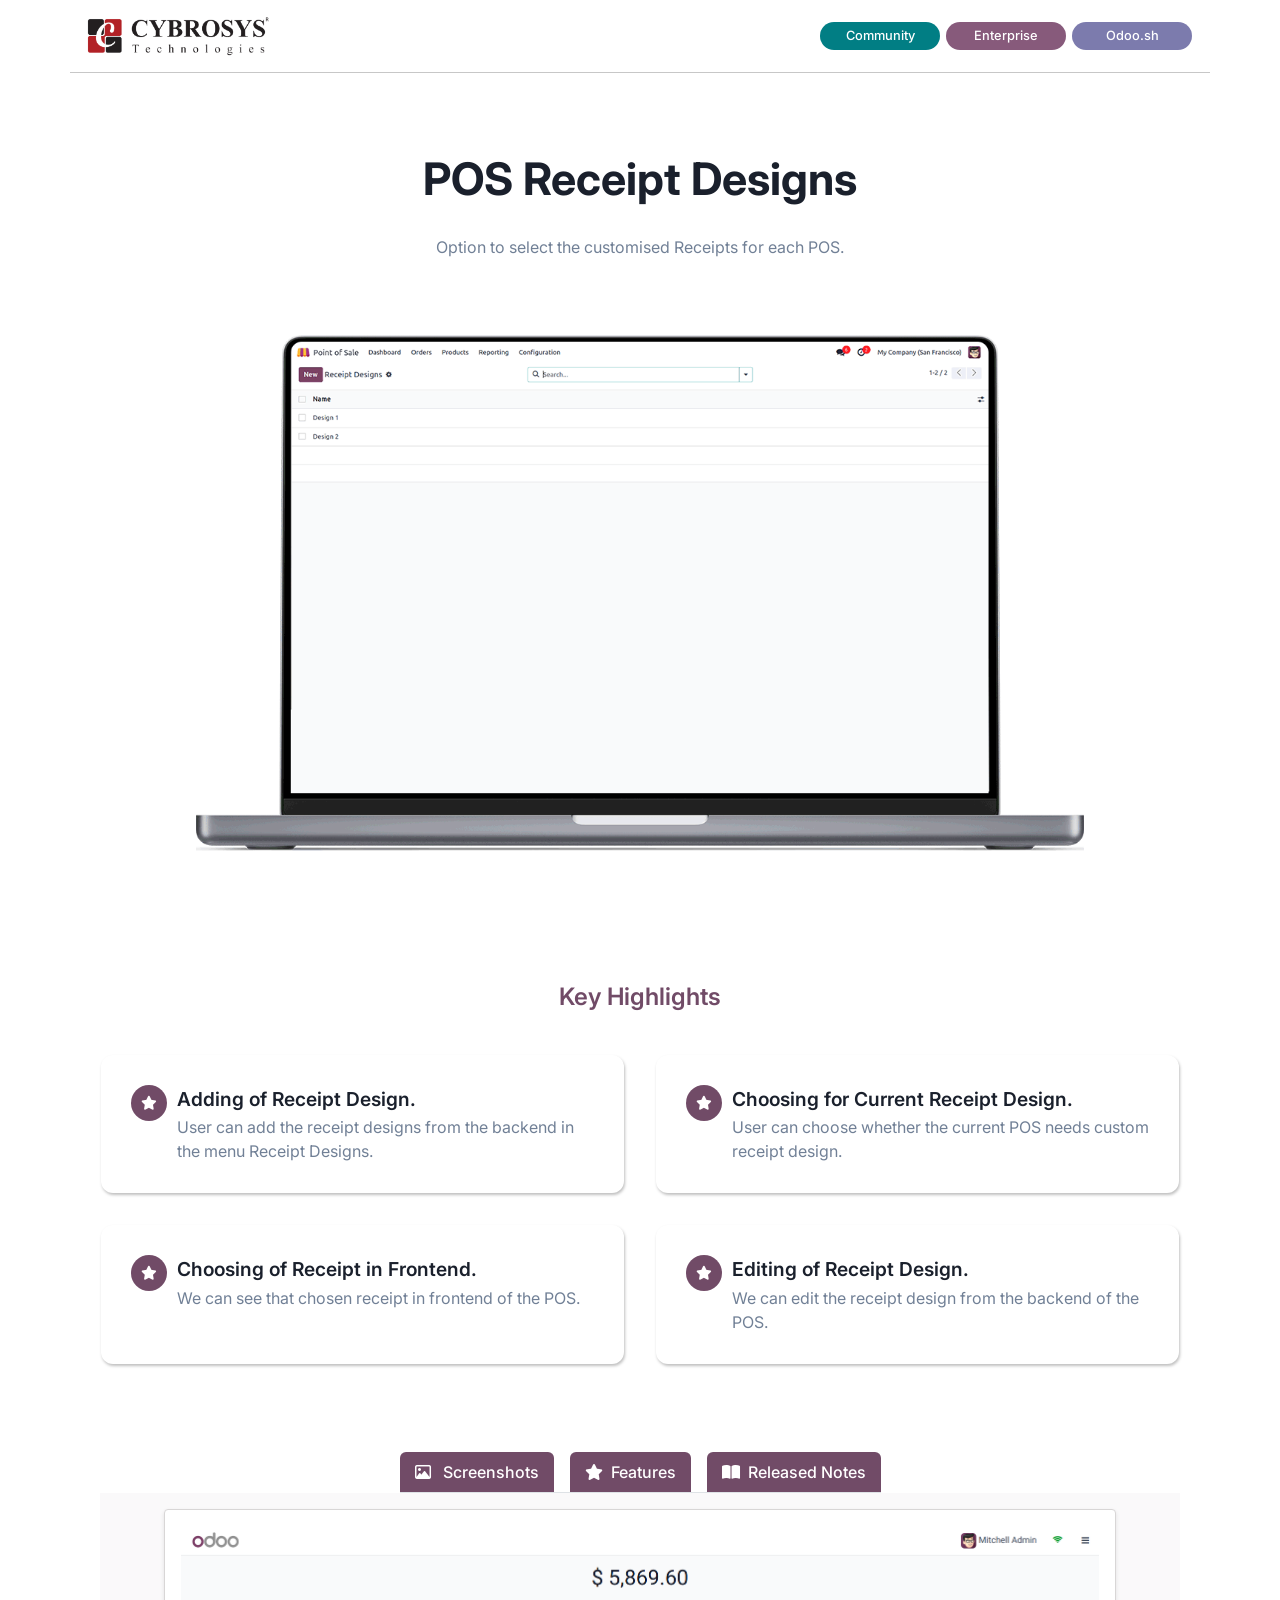
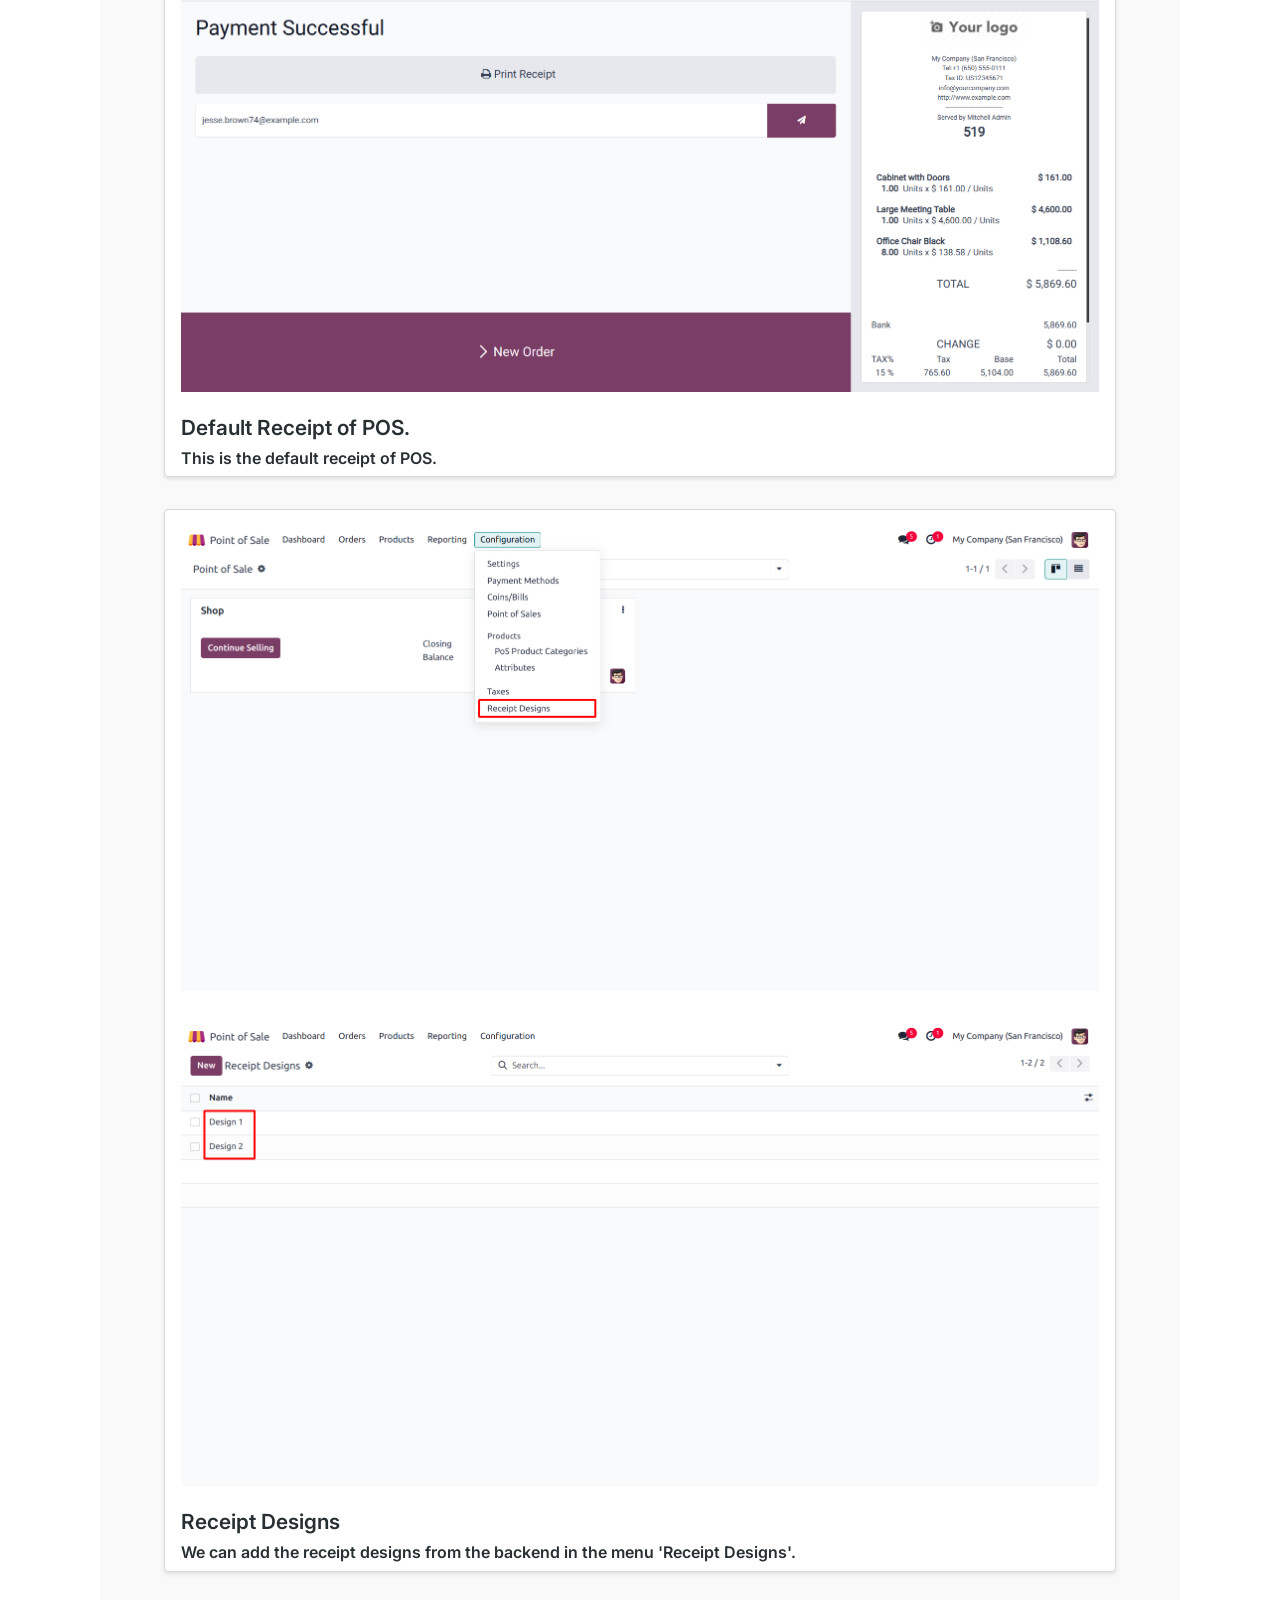
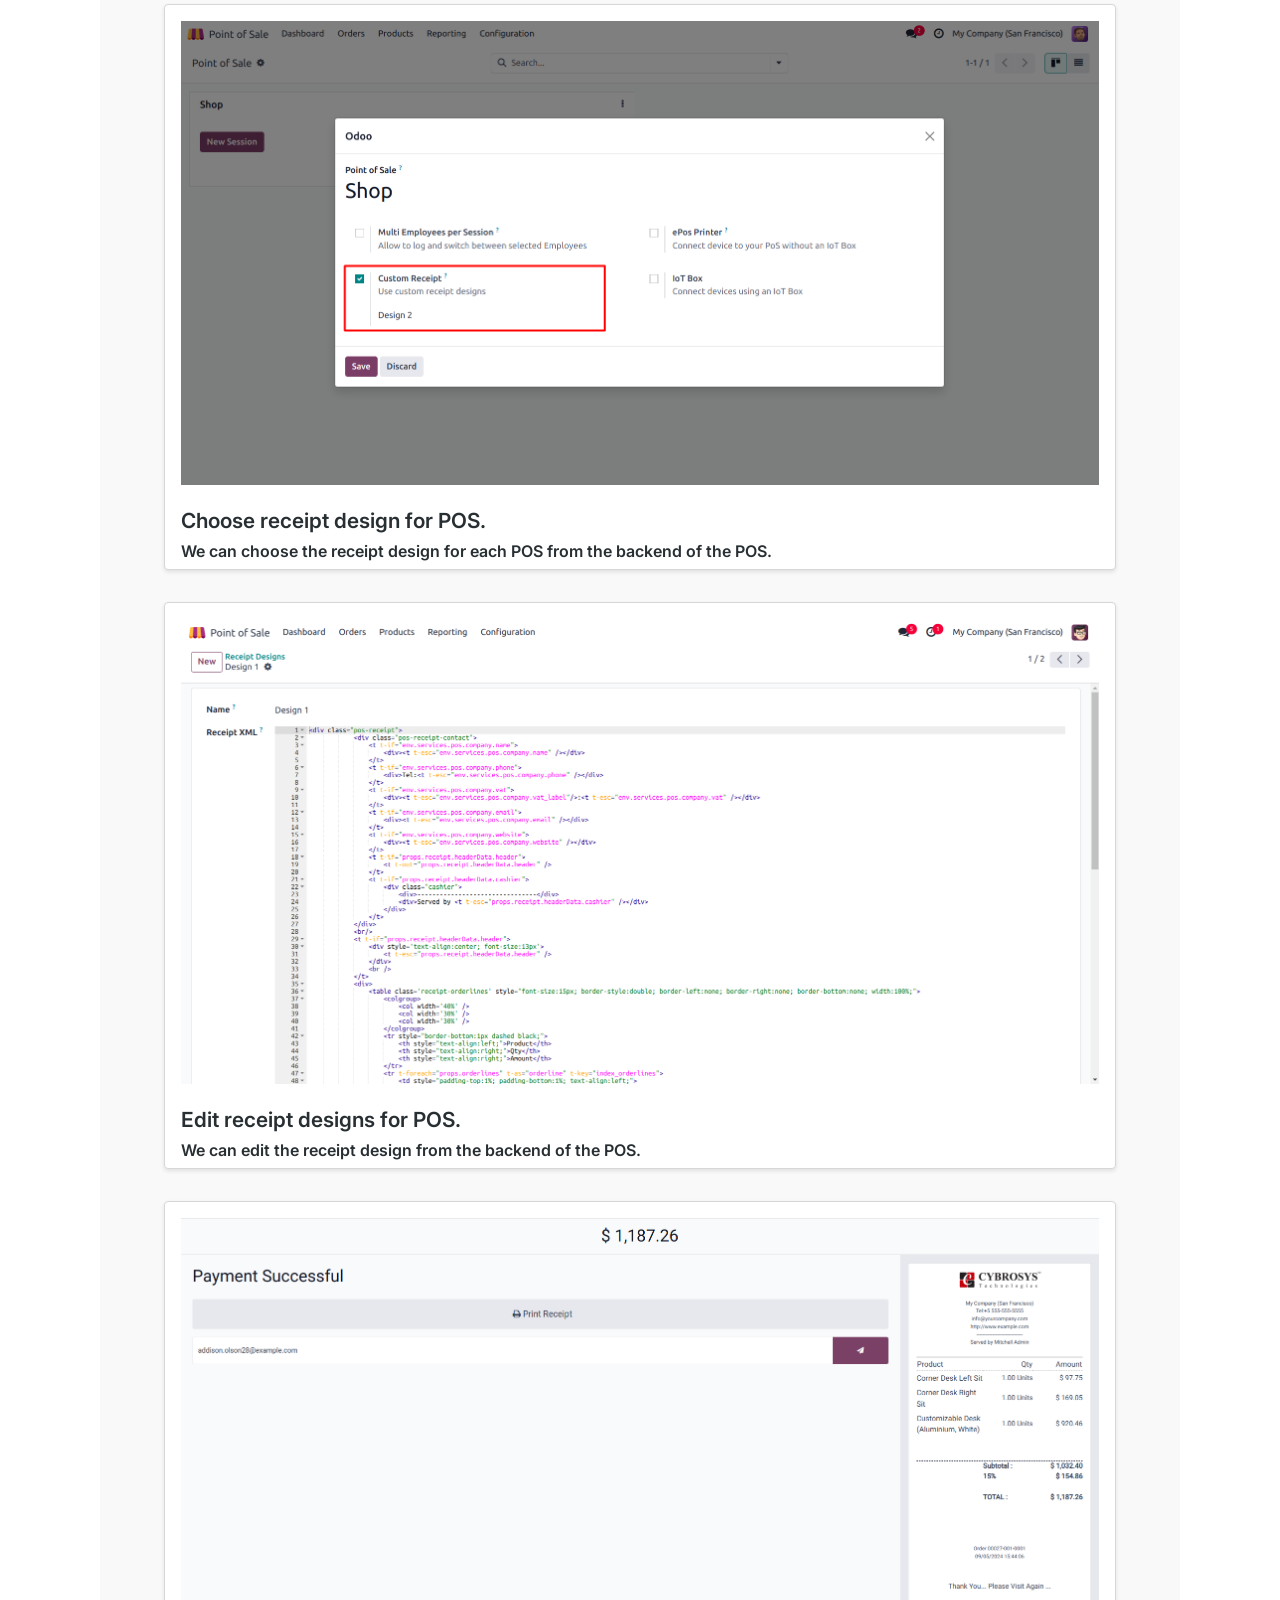
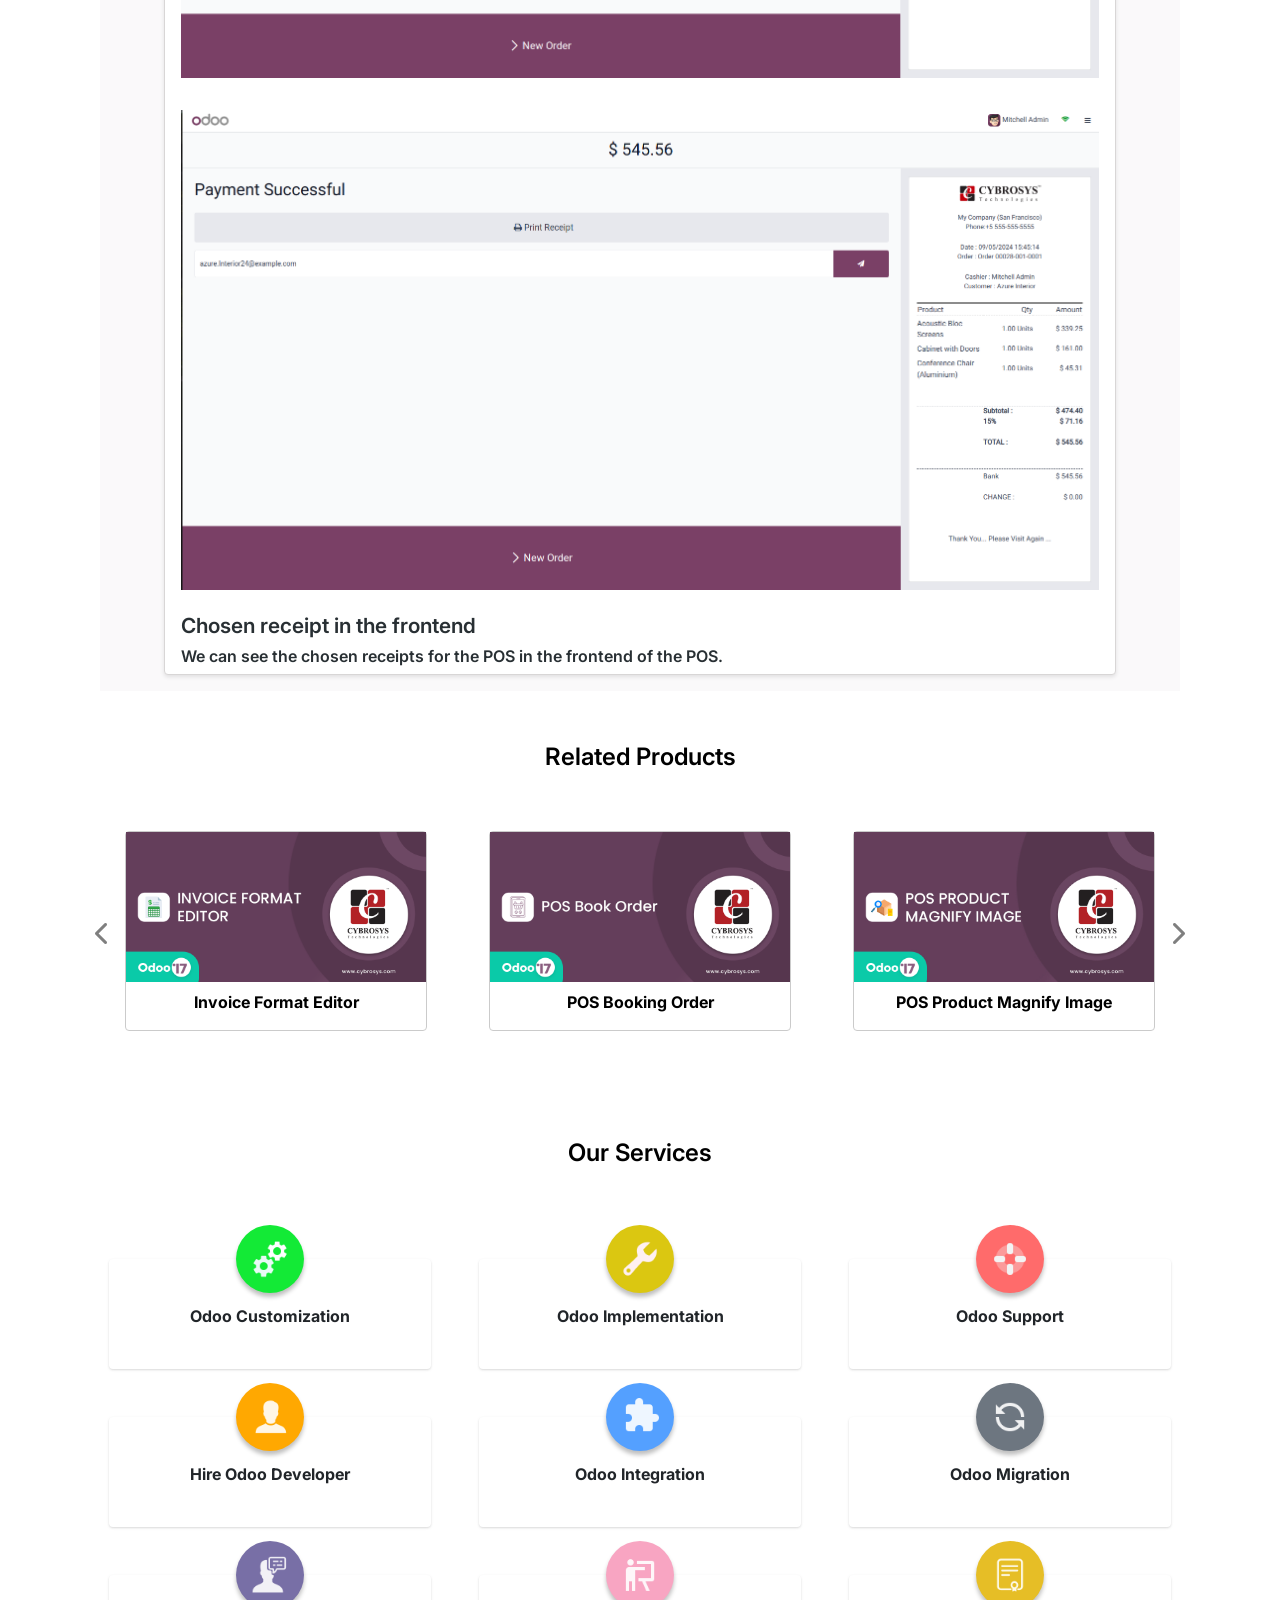
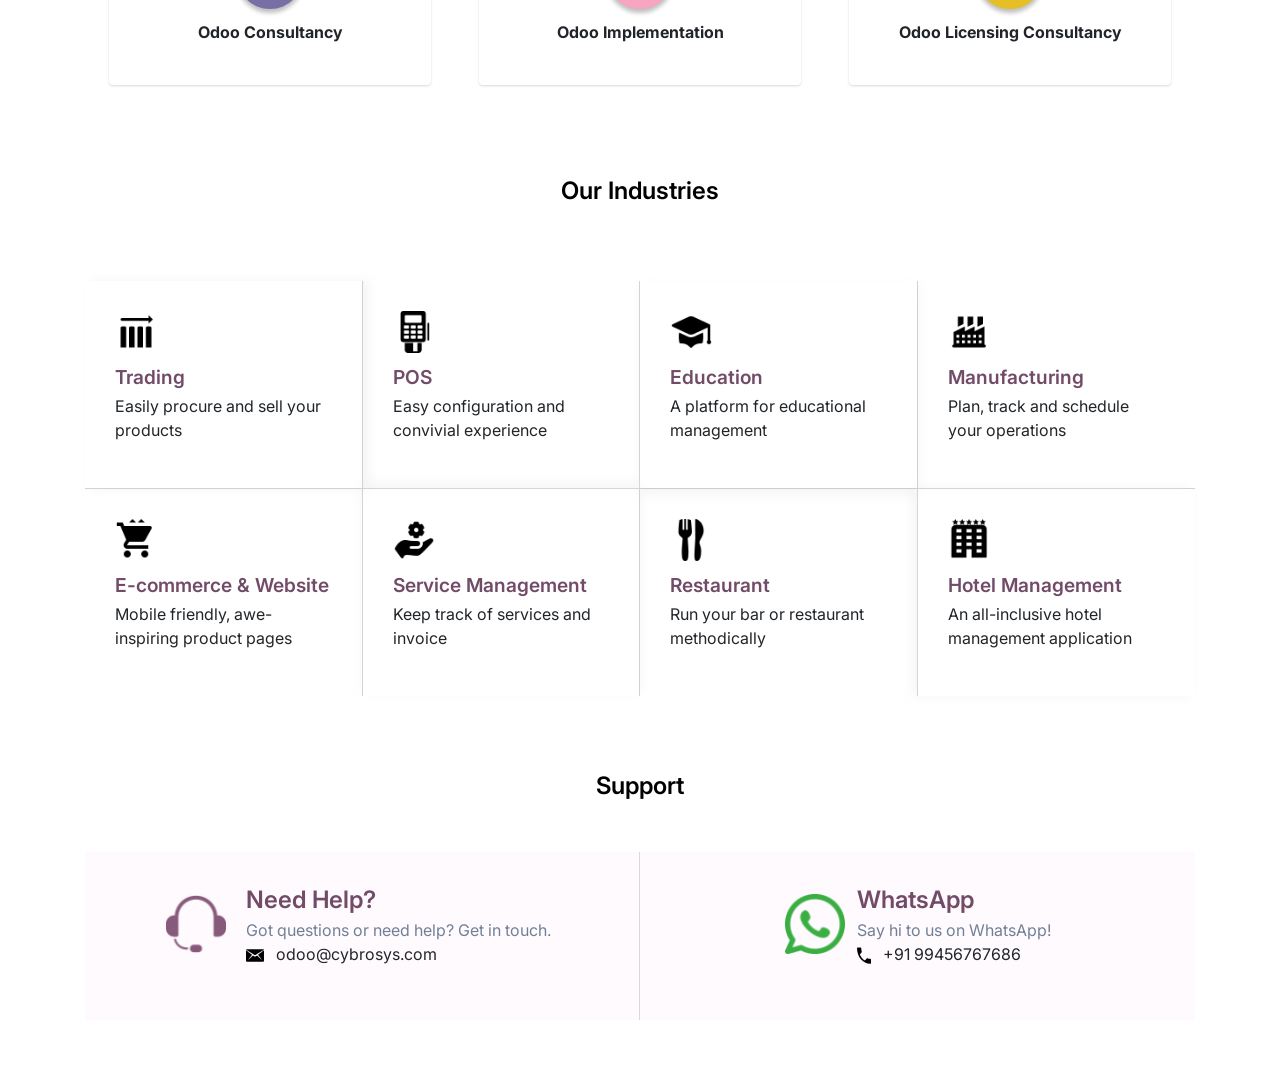
<file: custom_receipts_for_pos/static/description/index.html>
<!DOCTYPE html>
<html lang="en">

<head>
    <meta charset="UTF-8">
    <meta name="viewport" content="width=device-width, initial-scale=1.0">
    <title>Odoo App 3 Index</title>
    <!-- Bootstrap CSS -->
    <link rel="stylesheet" href="https://cdn.jsdelivr.net/npm/bootstrap@4.0.0/dist/css/bootstrap.min.css"
        integrity="sha384-Gn5384xqQ1aoWXA+058RXPxPg6fy4IWvTNh0E263XmFcJlSAwiGgFAW/dAiS6JXm" crossorigin="anonymous">
    <link rel="stylesheet" href="https://cdnjs.cloudflare.com/ajax/libs/font-awesome/6.2.1/css/all.min.css">
    <link rel="preconnect" href="https://fonts.googleapis.com">
    <link rel="preconnect" href="https://fonts.gstatic.com" crossorigin>
    <link href="https://fonts.googleapis.com/css2?family=Inter:wght@400;500;600;700;800&display=swap" rel="stylesheet">
</head>
<body>
    <section>
        <div class="container" style="font-family: 'Inter', sans-serif !important;background-color: #fff !important;">
            <div class="row">
                <div class="col-sm-12 col-md-12 col-lg-12 d-flex justify-content-between flex-wrap align-items-sm-center"
                    style="border-bottom:1px solid rgba(0, 0, 0, 0.22)">
                    <div class="my-3">
                        <img src="assets/misc/Cybrosys R.png" style="width:auto !important; height:40px !important">
                    </div>
                    <div class="my-3 d-flex align-items-center">
                        <div class="text-center"
                            style="background-color:#017E84 !important;font-size: 0.8rem !important; color:#fff !important; font-weight:500 !important; padding:4px !important; margin:0 3px !important; border-radius:50px !important; min-width: 120px !important;">
                            Community
                        </div>
                        <div class="text-center"
                            style="background-color:#875A7B !important; color:#fff !important;font-size: 0.8rem !important; font-weight:500 !important; padding:4px !important; margin:0 3px !important; border-radius:50px !important;min-width: 120px !important;">
                            Enterprise
                        </div>
                        <div class="text-center"
                            style="background-color:#7C7BAD !important; color:#fff !important;font-size: 0.8rem !important; font-weight:500 !important; padding:4px !important; margin:0 3px !important; border-radius:50px !important; min-width: 120px !important;">
                            Odoo.sh
                        </div>
                    </div>
                </div>
            </div>
            <div class="row">
                <div class="col-sm-12 col-md-12 col-lg-12 text-center d-flex align-items-center flex-column"
                    style="margin: 80px 0px !important;">
                    <h1 style="font-size: 2.8rem;font-weight: 700; color: 
                    #1A202C;">
                        POS Receipt Designs</h1>
                    <p class="my-3 mb-4"
                        style="max-width: 80%; font-weight: 400 !important; line-height: 32px; color: #718096;">
                        Option to select the customised Receipts for each POS.
                    </p>
                    <div style="width: 80%; margin-top: 3rem;">
                        <img src="assets/screenshots/hero.gif" class="img-responsive" width="100%" height="auto">
                    </div>
                </div>
            </div>
            <div class="container mt-5 mb-5">
                <div class="col-lg-12 d-flex flex-column justify-content-center align-items-center mt-4">
                    <p class="m-0" style="font-weight: 600; font-size: 24px; color:#714b67 !important">Key Highlights
                    </p>
                </div>
                <div class="row py-4">
                    <div class="col-md-6 col-sm-12 p-3">
                        <div class="d-flex h-100" style="padding: 30px;border-radius: 12px;
                                    background: #FFF;
                                    box-shadow: 1px 2px 3px 0px rgba(0, 0, 0, 0.25);">
                            <div style="width: 36px; height: 36px; border-radius: 50%; background: #714B67;
                                    display: flex; justify-content: center; align-items: center;
                                    margin-right: 10px; flex-shrink: 0;">
                                <i class="fa-solid fa-star" style="color: #fff;font-size:14px;"></i>
                            </div>
                            <div>
                                <p style="color: #1A202C;font-weight: 600; 
                                      font-size: 1.2rem; margin-bottom: 2px;">Adding of Receipt Design.</p>
                                <p class="m-0" style="color:#718096">User can add the receipt designs from the backend in the menu Receipt Designs.
                                </p>
                            </div>
                        </div>
                    </div>
                    <div class="col-md-6 col-sm-12 p-3">
                        <div class="d-flex h-100" style="padding: 30px;border-radius: 12px;
                                    background: #FFF;
                                    box-shadow: 1px 2px 3px 0px rgba(0, 0, 0, 0.25);">
                            <div style="width: 36px; height: 36px; border-radius: 50%; background: #714B67;
                                    display: flex; justify-content: center; align-items: center;
                                    margin-right: 10px; flex-shrink: 0;">
                                <i class="fa-solid fa-star" style="color: #fff;font-size:14px;"></i>
                            </div>
                            <div>
                                <p style="color: #1A202C;font-weight: 600; 
                                      font-size: 1.2rem; margin-bottom: 2px;">Choosing for Current Receipt Design.</p>
                                <p class="m-0" style="color:#718096">User can choose whether the current POS needs custom receipt design.
                                </p>
                            </div>
                        </div>
                    </div>
                    <div class="col-md-6 col-sm-12 p-3">
                        <div class="d-flex h-100" style="padding: 30px;border-radius: 12px;
                                    background: #FFF;
                                    box-shadow: 1px 2px 3px 0px rgba(0, 0, 0, 0.25);">
                            <div style="width: 36px; height: 36px; border-radius: 50%; background: #714B67;
                                    display: flex; justify-content: center; align-items: center;
                                    margin-right: 10px; flex-shrink: 0;">
                                <i class="fa-solid fa-star" style="color: #fff;font-size:14px;"></i>
                            </div>
                            <div>
                                <p style="color: #1A202C;font-weight: 600; 
                                      font-size: 1.2rem; margin-bottom: 2px;">Choosing of Receipt in Frontend.</p>
                                <p class="m-0" style="color:#718096">We can see that chosen receipt in frontend of the POS.
                                </p>
                            </div>
                        </div>
                    </div>
                    <div class="col-md-6 col-sm-12 p-3">
                        <div class="d-flex h-100" style="padding: 30px;border-radius: 12px;
                                    background: #FFF;
                                    box-shadow: 1px 2px 3px 0px rgba(0, 0, 0, 0.25);">
                            <div style="width: 36px; height: 36px; border-radius: 50%; background: #714B67;
                                    display: flex; justify-content: center; align-items: center;
                                    margin-right: 10px; flex-shrink: 0;">
                                <i class="fa-solid fa-star" style="color: #fff;font-size:14px;"></i>
                            </div>
                            <div>
                                <p style="color: #1A202C;font-weight: 600; 
                                      font-size: 1.2rem; margin-bottom: 2px;">Editing of Receipt Design.</p>
                                <p class="m-0" style="color:#718096"> We can edit the receipt design from the backend of the POS.
                                </p>
                            </div>
                        </div>
                    </div>
                </div>
            </div>
            <div class="container rounded" >
                <ul class="nav nav-tabs d-flex" style="width: fit-content;margin: 0 auto;gap: 1rem;">
                    <li class="col text-center py-2 text-nowrap"
                        style="color: #fff; background-color: #714B67;border-radius: 6px 6px 0px 0px;"><a
                            class="active show" data-toggle="tab" href="#tab1"
                            style="color: #fff;font-weight: 500; background-color: #714B67; text-decoration: none;">
                            <i class="fa-regular fa-image pr-2" style="color: #fff;"></i>
                            Screenshots</a></li>
                    <li class="col text-center py-2 text-nowrap"
                        style="color: #fff; background-color: #714B67;border-radius: 6px 6px 0px 0px;"><a
                            data-toggle="tab" href="#tab2"
                            style="color: #fff;font-weight: 500; text-decoration: none;"><i
                                class="fa-solid fa-star pr-2" style="color: #fff;"></i>Features</a></li>
                    <li class="col text-center py-2 text-nowrap"
                        style="color: #fff; background-color: #714B67;border-radius: 6px 6px 0px 0px;"><a
                            data-toggle="tab" href="#tab3"
                            style="color: #fff;font-weight: 500; text-decoration: none; background-color: #714B67;"><i
                                class="fa-solid fa-book-open pr-2" style="color: #fff;"></i>Released Notes</a></li>
                </ul>
                <div class="tab-content" style="background-color: rgba(121, 113, 119, 0.04);">
                    <div id="tab1" class="tab-pane fade in active show">
                        <div class="col-lg-12 py-2" style="padding: 1rem 4rem !important;">
                            <div
                                style="border: 1px solid #d8d6d6; border-radius: 4px; background: #fff; box-shadow: 0 2px 4px rgba(0, 0, 0, 0.1);">
                                <div class="row justify-content-center p-3 w-100 m-0">
                                    <img src="assets/screenshots/1.png" class="img-responsive" width="100%" height="auto">
                                </div>
                                <div class="px-3">
                                    <h4 class="mt-2"
                                        style=" font-weight:600 !important; color:#282F33 !important; font-size:1.3rem !important">
                                        Default Receipt of POS.</h4>
                                </div>
                                <div class="px-3">
                                    <h4 class="mt-2"
                                        style=" font-weight:600 !important; color:#282F33 !important; font-size:1rem !important">
                                        This is the default receipt of POS.</h4>
                                </div>
                            </div>
                        </div>
                        <div class="col-lg-12 py-2" style="padding: 1rem 4rem !important;">
                            <div
                                style="border: 1px solid #d8d6d6; border-radius: 4px; background: #fff; box-shadow: 0 2px 4px rgba(0, 0, 0, 0.1);">
                                <div class="row justify-content-center p-3 w-100 m-0">
                                    <img src="assets/screenshots/2.png" class="img-responsive" width="100%" height="auto">
                                </div>
                                <div class="row justify-content-center p-3 w-100 m-0">
                                    <img src="assets/screenshots/3.png" class="img-responsive" width="100%" height="auto">
                                </div>
                                <div class="px-3">
                                    <h4 class="mt-2"
                                        style=" font-weight:600 !important; color:#282F33 !important; font-size:1.3rem !important">
                                        Receipt Designs</h4>
                                </div>
                                <div class="px-3">
                                    <h4 class="mt-2"
                                        style=" font-weight:600 !important; color:#282F33 !important; font-size:1rem !important">
                                        We can add the receipt designs from the backend in the menu 'Receipt Designs'.</h4>
                                </div>
                            </div>
                        </div>
                        <div class="col-lg-12 py-2" style="padding: 1rem 4rem !important;">
                            <div
                                style="border: 1px solid #d8d6d6; border-radius: 4px; background: #fff; box-shadow: 0 2px 4px rgba(0, 0, 0, 0.1);">
                                <div class="row justify-content-center p-3 w-100 m-0">
                                    <img src="assets/screenshots/4.png" class="img-responsive" width="100%" height="auto">
                                </div>
                                <div class="px-3">
                                    <h4 class="mt-2"
                                        style=" font-weight:600 !important; color:#282F33 !important; font-size:1.3rem !important">
                                        Choose receipt design for POS.</h4>
                                </div>
                                <div class="px-3">
                                    <h4 class="mt-2"
                                        style=" font-weight:600 !important; color:#282F33 !important; font-size:1rem !important">
                                        We can choose the receipt design for each POS from the backend of the POS.</h4>
                                </div>
                            </div>
                        </div>
                        <div class="col-lg-12 py-2" style="padding: 1rem 4rem !important;">
                            <div
                                style="border: 1px solid #d8d6d6; border-radius: 4px; background: #fff; box-shadow: 0 2px 4px rgba(0, 0, 0, 0.1);">
                                <div class="row justify-content-center p-3 w-100 m-0">
                                    <img src="assets/screenshots/5.png" class="img-responsive" width="100%" height="auto">
                                </div>
                                <div class="px-3">
                                    <h4 class="mt-2"
                                        style=" font-weight:600 !important; color:#282F33 !important; font-size:1.3rem !important">
                                        Edit receipt designs for POS.</h4>
                                </div>
                                <div class="px-3">
                                    <h4 class="mt-2"
                                        style=" font-weight:600 !important; color:#282F33 !important; font-size:1rem !important">
                                        We can edit the receipt design from the backend of the POS.</h4>
                                </div>
                            </div>
                        </div>
                        <div class="col-lg-12 py-2" style="padding: 1rem 4rem !important;">
                            <div style="border: 1px solid #d8d6d6; border-radius: 4px; background: #fff; box-shadow: 0 2px 4px rgba(0, 0, 0, 0.1);">
                                <div class="row justify-content-center p-3 w-100 m-0">
                                    <img src="assets/screenshots/6.png" class="img-responsive" width="100%" height="auto">
                                </div>
                                <div class="row justify-content-center p-3 w-100 m-0">
                                    <img src="assets/screenshots/7.png" class="img-responsive" width="100%" height="auto">
                                </div>
                                <div class="px-3">
                                    <h4 class="mt-2" style=" font-weight:600 !important; color:#282F33 !important; font-size:1.3rem !important">
                                        Chosen receipt in the frontend
                                    </h4>
                                </div>
                                <div class="px-3">
                                    <h4 class="mt-2" style=" font-weight:600 !important; color:#282F33 !important; font-size:1rem !important">
                                        We can see the chosen receipts for the POS in the frontend of the POS.
                                    </h4>
                                </div>
                            </div>
                        </div>
                    </div>
                    <div id="tab2" class="tab-pane fade">
                        <div class="col-mg-12" style="padding: 1rem 4rem;">
                            <ul style="list-style: none; padding: 1rem 0;font-weight: 500;">
                                <li class="py-3"
                                    style="font-weight: 500;background-color: #fff; border-radius: 4px; padding: 1rem; margin-bottom: 1rem; box-shadow: 0 2px 4px rgba(0, 0, 0, 0.1);">
                                    <span style="margin-right: 12px;"><img src="assets/misc/star (1) 2.svg" alt=""
                                            width="16px"></span>User can add the receipt designs from the backend in the menu Receipt Designs.
                                </li>
                                <li class="py-3"
                                    style="font-weight: 500;background-color: #fff; border-radius: 4px; padding: 1rem; margin-bottom: 1rem; box-shadow: 0 2px 4px rgba(0, 0, 0, 0.1);">
                                    <span style="margin-right: 12px;"><img src="assets/misc/star (1) 2.svg" alt=""
                                            width="16px"></span>Choosing of Receipt in Frontend.
                                </li>
                                <li class="py-3"
                                    style="font-weight: 500;background-color: #fff; border-radius: 4px; padding: 1rem; margin-bottom: 1rem; box-shadow: 0 2px 4px rgba(0, 0, 0, 0.1);">
                                    <span style="margin-right: 12px;"><img src="assets/misc/star (1) 2.svg" alt=""
                                            width="16px"></span>User can choose whether the current POS needs custom receipt design.
                                </li>
                                <li class="py-3"
                                    style="font-weight: 500;background-color: #fff; border-radius: 4px; padding: 1rem; margin-bottom: 1rem; box-shadow: 0 2px 4px rgba(0, 0, 0, 0.1);">
                                    <span style="margin-right: 12px;"><img src="assets/misc/star (1) 2.svg" alt=""
                                            width="16px"></span>We can edit the receipt design from the backend of the POS.
                                </li>
                            </ul>
                        </div>
                    </div>
                    <div id="tab3" class="tab-pane fade">
                        <div class="col-mg-12 active" style="padding: 1rem 4rem;">
                            <div class="py-3" style="font-weight: 500;background-color: #fff; border-radius: 4px; padding: 1rem; box-shadow: 0 2px 4px rgba(0, 0, 0, 0.1);">
                                <div class="d-flex mb-3" style="font-size: 0.8rem; font-weight: 500;">
                                    <span>Version 17.0.1.0.0</span><span class="px-2">|</span>
                                    <span style="color: #714B67;font-weight: 600;">Released on: February 05, 2024</span>
                                </div>
                                <p class="m-0" style=" color:#718096!important; font-size:1rem !important;line-height: 28px;">
                                    Initial Commit for POS Receipt Designs.
                                </p>
                            </div>
                        </div>
                        <div class="col-mg-12 active" style="padding: 1rem 4rem;">
                            <div class="py-3" style="font-weight: 500;background-color: #fff; border-radius: 4px; padding: 1rem; box-shadow: 0 2px 4px rgba(0, 0, 0, 0.1);">
                                <div class="d-flex mb-3" style="font-size: 0.8rem; font-weight: 500;">
                                    <span>Version 17.0.1.0.1</span><span class="px-2">|</span>
                                    <span style="color: #714B67;font-weight: 600;">Released on: April 17, 2024</span>
                                </div>
                                <p class="m-0" style=" color:#718096!important; font-size:1rem !important;line-height: 28px;">
                                    Fixed the error in printing the receipt.
                                </p>
                            </div>
                        </div>
                        <div class="col-mg-12 active" style="padding: 1rem 4rem;">
                            <div class="py-3" style="font-weight: 500;background-color: #fff; border-radius: 4px; padding: 1rem; box-shadow: 0 2px 4px rgba(0, 0, 0, 0.1);">
                                <div class="d-flex mb-3" style="font-size: 0.8rem; font-weight: 500;">
                                    <span>Version 17.0.1.0.2</span><span class="px-2">|</span>
                                    <span style="color: #714B67;font-weight: 600;">Released on: June 15, 2024</span>
                                </div>
                                <p class="m-0" style=" color:#718096!important; font-size:1rem !important;line-height: 28px;">
                                    Fix the receipt selection for each point of sales.
                                </p>
                            </div>
                        </div>
                        <div class="col-mg-12 active" style="padding: 1rem 4rem;">
                            <div class="py-3" style="font-weight: 500;background-color: #fff; border-radius: 4px; padding: 1rem; box-shadow: 0 2px 4px rgba(0, 0, 0, 0.1);">
                                <div class="d-flex mb-3" style="font-size: 0.8rem; font-weight: 500;">
                                    <span>Version 17.0.1.0.3</span><span class="px-2">|</span>
                                    <span style="color: #714B67;font-weight: 600;">Released on: June 15, 2024</span>
                                </div>
                                <p class="m-0" style=" color:#718096!important; font-size:1rem !important;line-height: 28px;">
                                    Move the configuration to select the receipt from configuration settings to POS configuration.
                                </p>
                            </div>
                        </div>
                        <div class="col-mg-12 active" style="padding: 1rem 4rem;">
                            <div class="py-3" style="font-weight: 500;background-color: #fff; border-radius: 4px; padding: 1rem; box-shadow: 0 2px 4px rgba(0, 0, 0, 0.1);">
                                <div class="d-flex mb-3" style="font-size: 0.8rem; font-weight: 500;">
                                    <span>Version 17.0.1.0.4</span><span class="px-2">|</span>
                                    <span style="color: #714B67;font-weight: 600;">Released on: August 20, 2024</span>
                                </div>
                                <p class="m-0" style=" color:#718096!important; font-size:1rem !important;line-height: 28px;">
                                    Fixed the missing products and amount details in the pos receipts from ticket screen.

                                </p>
                            </div>
                        </div>
                         <div class="col-mg-12 active" style="padding: 1rem 4rem;">
                            <div class="py-3" style="font-weight: 500;background-color: #fff; border-radius: 4px; padding: 1rem; box-shadow: 0 2px 4px rgba(0, 0, 0, 0.1);">
                                <div class="d-flex mb-3" style="font-size: 0.8rem; font-weight: 500;">
                                    <span>Version 17.0.1.0.5</span><span class="px-2">|</span>
                                    <span style="color: #714B67;font-weight: 600;">Released on: September 9, 2024</span>
                                </div>
                                <p class="m-0" style=" color:#718096!important; font-size:1rem !important;line-height: 28px;">
                                    Fixed the missing company logo in the pos receipts when printing.

                                </p>
                            </div>
                        </div>
                         <div class="col-mg-12 active" style="padding: 1rem 4rem;">
                            <div class="py-3" style="font-weight: 500;background-color: #fff; border-radius: 4px; padding: 1rem; box-shadow: 0 2px 4px rgba(0, 0, 0, 0.1);">
                                <div class="d-flex mb-3" style="font-size: 0.8rem; font-weight: 500;">
                                    <span>Version 17.0.2.0.5</span><span class="px-2">|</span>
                                    <span style="color: #714B67;font-weight: 600;">Released on: September 27, 2024</span>
                                </div>
                                <p class="m-0" style=" color:#718096!important; font-size:1rem !important;line-height: 28px;">
                                    Fixed the receipt printing order issue.

                                </p>
                            </div>
                        </div>
                         <div class="col-mg-12 active" style="padding: 1rem 4rem;">
                            <div class="py-3" style="font-weight: 500;background-color: #fff; border-radius: 4px; padding: 1rem; box-shadow: 0 2px 4px rgba(0, 0, 0, 0.1);">
                                <div class="d-flex mb-3" style="font-size: 0.8rem; font-weight: 500;">
                                    <span>Version 17.0.3.1.5</span><span class="px-2">|</span>
                                    <span style="color: #714B67;font-weight: 600;">Released on: October 7, 2024</span>
                                </div>
                                <p class="m-0" style=" color:#718096!important; font-size:1rem !important;line-height: 28px;">
                                   Fixed the receipt printing blank screen and Updated the tracking number to custom receipt screen and fixed the issues when tip is enabled.

                                </p>
                            </div>
                        </div>
                         <div class="col-mg-12 active" style="padding: 1rem 4rem;">
                            <div class="py-3" style="font-weight: 500;background-color: #fff; border-radius: 4px; padding: 1rem; box-shadow: 0 2px 4px rgba(0, 0, 0, 0.1);">
                                <div class="d-flex mb-3" style="font-size: 0.8rem; font-weight: 500;">
                                    <span>Version 17.0.3.1.6</span><span class="px-2">|</span>
                                    <span style="color: #714B67;font-weight: 600;">Released on: January 27, 2024</span>
                                </div>
                                <p class="m-0" style=" color:#718096!important; font-size:1rem !important;line-height: 28px;">
                                   Fixed the issue of not getting customer data in props.

                                </p>
                            </div>
                        </div>
                        <div class="col-mg-12 active" style="padding: 1rem 4rem;">
                            <div class="py-3" style="font-weight: 500;background-color: #fff; border-radius: 4px; padding: 1rem; box-shadow: 0 2px 4px rgba(0, 0, 0, 0.1);">
                                <div class="d-flex mb-3" style="font-size: 0.8rem; font-weight: 500;">
                                    <span>Version 17.0.3.1.7</span><span class="px-2">|</span>
                                    <span style="color: #714B67;font-weight: 600;">Released on: July 16, 2024</span>
                                </div>
                                <p class="m-0" style=" color:#718096!important; font-size:1rem !important;line-height: 28px;">
                                   Updated the Unit price and Amount in the custom receipt designs.

                                </p>
                            </div>
                        </div>

                    </div>
                </div>
            </div>
            <div class="container mt-5">
                <div class="col-lg-12 d-flex flex-column justify-content-center align-items-center mt-5">
                    <p class="m-0" style="font-weight: 600; font-size: 24px; color:#000 !important">Related Products</p>
                </div>
            </div>
            <div id="myCarousel" class="carousel slide py-3" data-ride="carousel">
                <div class="carousel-inner">
                    <div class="carousel-item active">
                        <div class="row p-4">
                            <div class="col">
                                <div class="p-3">
                                    <a href="https://apps.odoo.com/apps/modules/17.0/invoice_format_editor/" style="color: #000; text-decoration: none;">
                                        <div style="border:1px solid #CBCBCB !important;border-radius: 4px;">
                                            <div style="width: 300px;">
                                                <img src="assets/modules/1.png" alt="" width="100%" height="auto">

                                            </div>
                                            <p class="text-center pt-2 text-black font-weight-bold">Invoice Format Editor</p>
                                        </div>
                                    </a>
                                </div>
                            </div>
                            <div class="col">
                                <div class="p-3">
                                    <a href="https://apps.odoo.com/apps/modules/17.0/pos_book_order/" style="color: #000; text-decoration: none;">
                                        <div style="border:1px solid #CBCBCB !important;border-radius: 4px;">
                                            <div style="width: 300px;">
                                                <img src="assets/modules/2.png" alt="" width="100%" height="auto">

                                            </div>
                                            <p class="text-center pt-2 text-black font-weight-bold">POS Booking Order</p>
                                        </div>
                                    </a>
                                </div>
                            </div>
                            <div class="col">
                                <div class="p-3">
                                    <a href="https://apps.odoo.com/apps/modules/17.0/pos_magnify_image/" style="color: #000; text-decoration: none;">
                                        <div style="border:1px solid #CBCBCB !important;border-radius: 4px;">
                                            <div style="width: 300px;">
                                                <img src="assets/modules/3.png" alt="" width="100%" height="auto">

                                            </div>
                                            <p class="text-center pt-2 text-black font-weight-bold">POS Product Magnify Image</p>
                                        </div>
                                    </a>
                                </div>
                            </div>
                        </div>
                    </div>
                    <div class="carousel-item">
                        <div class="row p-4">
                            <div class="col">
                                <div class="p-3">
                                    <a href="https://apps.odoo.com/apps/modules/17.0/pos_mrp_order/" style="color: #000; text-decoration: none;">
                                        <div style="border:1px solid #CBCBCB !important;border-radius: 4px;">
                                            <div style="width: 300px;">
                                                <img src="assets/modules/4.png" alt="" width="100%" height="auto">

                                            </div>
                                            <p class="text-center pt-2 text-black font-weight-bold">Make MRP Orders from POS</p>
                                        </div>
                                    </a>
                                </div>
                            </div>
                            <div class="col">
                                <div class="p-3">
                                    <a href="https://apps.odoo.com/apps/modules/17.0/service_charges_pos/" style="color: #000; text-decoration: none;">
                                        <div style="border:1px solid #CBCBCB !important;border-radius: 4px;">
                                            <div style="width: 300px;">
                                                <img src="assets/modules/5.png" alt="" width="100%" height="auto">

                                            </div>
                                            <p class="text-center pt-2 text-black font-weight-bold">Service Charges POS</p>
                                        </div>
                                    </a>
                                </div>
                            </div>
                            <div class="col">
                                <div class="p-3">
                                    <a href="https://apps.odoo.com/apps/modules/17.0/odoo_advanced_chatter/" style="color: #000; text-decoration: none;">
                                        <div style="border:1px solid #CBCBCB !important;border-radius: 4px;">
                                            <div style="width: 300px;">
                                                <img src="assets/modules/6.jpg" alt="" width="100%" height="auto">
                                            </div>
                                            <p class="text-center pt-2 text-black font-weight-bold">Odoo Advanced Chatter</p>
                                        </div>
                                    </a>
                                </div>
                            </div>
                        </div>
                    </div>
                </div>
                <a class="carousel-control-prev" href="#myCarousel" data-slide="prev" style="width: 35px; color: #000;">
                    <span class="carousel-control-prev-icon">
                        <i class="fa fa-chevron-left" style="font-size: 24px;"></i>
                    </span>
                </a>
                <a class="carousel-control-next" href="#myCarousel" data-slide="next" style="width: 35px; color: #000;">
                    <span class="carousel-control-next-icon">
                        <i class="fa fa-chevron-right" style="font-size: 24px;"></i>
                    </span>
                </a>
            </div>
            <div class="container mt-5">
                <div class="col-lg-12 d-flex flex-column justify-content-center align-items-center mt-4">
                    <p class="m-0" style="font-weight: 600; font-size: 24px; color:#000 !important">Our Services</p>

                </div>
            </div>
            <div class="container my-5">
                <div class="row py-3">
                    <div class="col-md-4 col-sm-6 px-4 py-4">
                        <div
                            style="background-color: #fff; padding: 25px; text-align: center; box-shadow: rgba(0, 0, 0, 0.1) 0px 1px 3px 0px, rgba(0, 0, 0, 0.06) 0px 1px 2px 0px; position: relative;border-radius: 4px;">
                            <div style="position: absolute; top: 0%; left: 50%; transform: translate(-50%, -50%);">
                                <div style="background-color:#13EA36 ; border-radius: 50%; padding: 15px; width: 68px;
                                    height: 68px; display: inline-block; box-shadow:0px 4px 4px rgba(0, 0, 0, 0.25);">
                                    <img src="assets/icons/cogs.png" alt="service-icon" width="38px" height="auto">
                                </div>
                            </div>
                            <p style="margin-top: 20px; font-weight: bold;">Odoo Customization</p>
                        </div>
                    </div>
                    <div class="col-md-4 col-sm-6 px-4 py-4">
                        <div
                            style="background-color: #fff; padding: 25px; text-align: center; box-shadow: rgba(0, 0, 0, 0.1) 0px 1px 3px 0px, rgba(0, 0, 0, 0.06) 0px 1px 2px 0px; position: relative;border-radius: 4px;">
                            <div style="position: absolute; top: 0%; left: 50%; transform: translate(-50%, -50%);">
                                <div style="background-color:#DBC711; border-radius: 50%; padding: 15px; width: 68px;
                                    height: 68px; display: inline-block; box-shadow:0px 4px 4px rgba(0, 0, 0, 0.25);">
                                    <img src="assets/icons/wrench.png" alt="service-icon" width="38px" height="auto">
                                </div>
                            </div>
                            <p style="margin-top: 20px; font-weight: bold;">Odoo Implementation</p>
                        </div>
                    </div>
                    <div class="col-md-4 col-sm-6 px-4 py-4">
                        <div
                            style="background-color: #fff; padding: 25px; text-align: center; box-shadow: rgba(0, 0, 0, 0.1) 0px 1px 3px 0px, rgba(0, 0, 0, 0.06) 0px 1px 2px 0px; position: relative; border-radius: 4px;">
                            <div style="position: absolute; top: 0%; left: 50%; transform: translate(-50%, -50%);">
                                <div style="background-color:#FF6B6B ; border-radius: 50%; padding: 15px; width: 68px;
                                    height: 68px; display: inline-block; box-shadow:0px 4px 4px rgba(0, 0, 0, 0.25);">
                                    <img src="assets/icons/lifebuoy.png" alt="service-icon" width="38px" height="auto">
                                </div>
                            </div>
                            <p style="margin-top: 20px; font-weight: bold;">Odoo Support</p>
                        </div>
                    </div>
                    <div class="col-md-4 col-sm-6 px-4 py-4">
                        <div
                            style="background-color: #fff; padding: 25px; text-align: center; box-shadow: rgba(0, 0, 0, 0.1) 0px 1px 3px 0px, rgba(0, 0, 0, 0.06) 0px 1px 2px 0px; position: relative; border-radius: 4px;">
                            <div style="position: absolute; top: 0%; left: 50%; transform: translate(-50%, -50%);">
                                <div style="background-color:#FFA801 ; border-radius: 50%; padding: 15px; width: 68px;
                                    height: 68px; display: inline-block; box-shadow:0px 4px 4px rgba(0, 0, 0, 0.25);">
                                    <img src="assets/icons/user.png" alt="service-icon" width="38px" height="auto">
                                </div>
                            </div>
                            <p style="margin-top: 20px; font-weight: bold;">Hire Odoo Developer</p>
                        </div>
                    </div>
                    <div class="col-md-4 col-sm-6 px-4 py-4">
                        <div
                            style="background-color: #fff; padding: 25px; text-align: center; box-shadow: rgba(0, 0, 0, 0.1) 0px 1px 3px 0px, rgba(0, 0, 0, 0.06) 0px 1px 2px 0px; position: relative; border-radius: 4px;">

                            <div style="position: absolute; top: 0%; left: 50%; transform: translate(-50%, -50%);">
                                <div style="background-color:#54A0FF; border-radius: 50%; padding: 15px; width: 68px;
                                    height: 68px; display: inline-block; box-shadow:0px 4px 4px rgba(0, 0, 0, 0.25);">
                                    <img src="assets/icons/puzzle.png" alt="service-icon" width="38px" height="auto">
                                </div>
                            </div>
                            <p style="margin-top: 20px; font-weight: bold;">Odoo Integration</p>
                        </div>
                    </div>
                    <div class="col-md-4 col-sm-6 px-4 py-4">
                        <div
                            style="background-color: #fff; padding: 25px; text-align: center; box-shadow: rgba(0, 0, 0, 0.1) 0px 1px 3px 0px, rgba(0, 0, 0, 0.06) 0px 1px 2px 0px; position: relative;border-radius: 4px;">
                            <div style="position: absolute; top: 0%; left: 50%; transform: translate(-50%, -50%);">
                                <div style="background-color:#6D7680 ; border-radius: 50%; padding: 15px; width: 68px;
                                    height: 68px; display: inline-block; box-shadow:0px 4px 4px rgba(0, 0, 0, 0.25);">
                                    <img src="assets/icons/update.png" alt="service-icon" width="38px" height="auto">
                                </div>
                            </div>
                            <p style="margin-top: 20px; font-weight: bold;">Odoo Migration</p>
                        </div>
                    </div>
                    <div class="col-md-4 col-sm-6 px-4 py-4">
                        <div
                            style="background-color: #fff; padding: 25px; text-align: center; box-shadow: rgba(0, 0, 0, 0.1) 0px 1px 3px 0px, rgba(0, 0, 0, 0.06) 0px 1px 2px 0px; position: relative;border-radius: 4px;">
                            <div style="position: absolute; top: 0%; left: 50%; transform: translate(-50%, -50%);">
                                <div style="background-color:#786FA6 ; border-radius: 50%; padding: 15px; width: 68px;
                                    height: 68px; display: inline-block; box-shadow:0px 4px 4px rgba(0, 0, 0, 0.25);">
                                    <img src="assets/icons/consultation.png" alt="service-icon" width="38px" height="auto">
                                </div>
                            </div>
                            <p style="margin-top: 20px; font-weight: bold;">Odoo Consultancy</p>
                        </div>
                    </div>
                    <div class="col-md-4 col-sm-6 px-4 py-4">
                        <div
                            style="background-color: #fff; padding: 25px; text-align: center; box-shadow: rgba(0, 0, 0, 0.1) 0px 1px 3px 0px, rgba(0, 0, 0, 0.06) 0px 1px 2px 0px;position: relative;border-radius: 4px;">
                            <div style="position: absolute; top: 0%; left: 50%; transform: translate(-50%, -50%);">
                                <div style="background-color:#F8A5C2 ; border-radius: 50%; padding: 15px; width: 68px;
                                    height: 68px; display: inline-block; box-shadow:0px 4px 4px rgba(0, 0, 0, 0.25);">
                                    <img src="assets/icons/training.png" alt="service-icon" width="38px" height="auto">
                                </div>
                            </div>
                            <p style="margin-top: 20px; font-weight: bold;">Odoo Implementation</p>
                        </div>
                    </div>
                    <div class="col-md-4 col-sm-6 px-4 py-4">
                        <div
                            style="background-color: #fff; padding: 25px; text-align: center; box-shadow: rgba(0, 0, 0, 0.1) 0px 1px 3px 0px, rgba(0, 0, 0, 0.06) 0px 1px 2px 0px; position: relative;border-radius: 4px;">
                            <div style="position: absolute; top: 0%; left: 50%; transform: translate(-50%, -50%);">
                                <div style="background-color:#E6BE26; border-radius: 50%; padding: 15px; width: 68px;
                                    height: 68px; display: inline-block; box-shadow:0px 4px 4px rgba(0, 0, 0, 0.25);">
                                    <img src="assets/icons/license.png" alt="service-icon" width="38px" height="auto">
                                </div>
                            </div>
                            <p style="margin-top: 20px; font-weight: bold;">Odoo Licensing Consultancy</p>
                        </div>
                    </div>
                </div>
            </div>
            <div class="container mt-5">
                <div class="col-lg-12 d-flex flex-column justify-content-center align-items-center mt-4">
                    <p class="m-0" style="font-weight: 600; font-size: 24px; color:#000 !important">Our Industries</p>

                </div>
            </div>
            <div class="container">
                <div class="row my-5 py-4">
                    <div class="col-md-3 col-sm-6 p-0">
                        <div class="d-flex flex-column h-100"
                            style="border-right: 1px solid rgb(209, 209, 209); border-bottom: 1px solid rgb(209, 209, 209); padding: 30px; box-shadow: 6px 0 10px rgba(228, 227, 227, 0.373);">
                            <img src="assets/icons/trading-black.png" width="42px" height="auto" alt="">
                            <p style="color: #714B67;font-weight: 600; margin-top: 10px;
                           font-size: 1.2rem; margin-bottom: 2px;">Trading</p>
                            <p>Easily procure and sell your products</p>
                        </div>
                    </div>
                    <div class="col-md-3 col-sm-6 p-0">
                        <div class="d-flex flex-column h-100"
                            style="border-right: 1px solid rgb(209, 209, 209);border-bottom: 1px solid rgb(209, 209, 209); padding: 30px;">
                            <img src="assets/icons/pos-black.png" width="42px" height="auto" alt="">
                            <p style="color: #714B67;font-weight: 600; margin-top: 10px;
                            font-size: 1.2rem; margin-bottom: 2px;">POS</p>
                            <p>Easy configuration and convivial experience</p>
                        </div>
                    </div>
                    <div class="col-md-3 col-sm-6 p-0">
                        <div class="d-flex flex-column h-100"
                            style="border-right: 1px solid rgb(209, 209, 209);border-bottom: 1px solid rgba(0, 0, 0, 0.2); padding: 30px; box-shadow: 0 5px 10px rgba(228, 227, 227, 0.373)">
                            <img src="assets/icons/education-black.png" width="42px" height="auto" alt="">
                            <p style="color: #714B67;font-weight: 600; margin-top: 10px;
                            font-size: 1.2rem; margin-bottom: 2px;">Education</p>
                            <p>A platform for educational management</p>
                        </div>
                    </div>
                    <div class="col-md-3 col-sm-6 p-0">
                        <div class="d-flex flex-column h-100"
                            style="border-bottom: 1px solid rgb(209, 209, 209); padding: 30px;">
                            <img src="assets/icons/manufacturing-black.png" width="42px" height="auto" alt="">
                            <p style="color: #714B67;font-weight: 600; margin-top: 10px;
                            font-size: 1.2rem; margin-bottom: 2px;">Manufacturing</p>
                            <p>Plan, track and schedule your operations</p>
                        </div>
                    </div>
                    <div class="col-md-3 col-sm-6 p-0">
                        <div class="d-flex flex-column h-100"
                            style="border-right: 1px solid rgb(209, 209, 209); padding: 30px;">
                            <img src="assets/icons/ecom-black.png" width="42px" height="auto" alt="">
                            <p style="color: #714B67;font-weight: 600; margin-top: 10px;
                            font-size: 1.2rem; margin-bottom: 2px;">E-commerce & Website</p>
                            <p>Mobile friendly, awe-inspiring product pages</p>
                        </div>
                    </div>
                    <div class="col-md-3 col-sm-6 p-0">
                        <div class="d-flex flex-column h-100"
                            style="border-right: 1px solid rgb(209, 209, 209); padding: 30px;box-shadow: 0 -5px 10px rgba(228, 227, 227, 0.373);">
                            <img src="assets/icons/service-black.png" width="42px" height="auto" alt="">
                            <p style="color: #714B67;font-weight: 600; margin-top: 10px;
                            font-size: 1.2rem; margin-bottom: 2px;">Service Management</p>
                            <p>Keep track of services and invoice</p>
                        </div>
                    </div>
                    <div class="col-md-3 col-sm-6 p-0">
                        <div class="d-flex flex-column h-100"
                            style="border-right: 1px solid rgb(209, 209, 209); padding: 30px;">
                            <img src="assets/icons/restaurant-black.png" width="42px" height="auto" alt="">
                            <p style="color: #714B67;font-weight: 600; margin-top: 10px;
                            font-size: 1.2rem; margin-bottom: 2px;">Restaurant</p>
                            <p>Run your bar or restaurant methodically</p>
                        </div>
                    </div>
                    <div class="col-md-3 col-sm-6 p-0">
                        <div class="d-flex flex-column h-100"
                            style=" padding: 30px;box-shadow: -5px 0 10px rgba(228, 227, 227, 0.373);">
                            <img src="assets/icons/hotel-black.png" width="42px" height="auto" alt="">
                            <p style="color: #714B67;font-weight: 600; margin-top: 10px;
                            font-size: 1.2rem; margin-bottom: 2px;">Hotel Management</p>
                            <p>An all-inclusive hotel management application</p>
                        </div>
                    </div>
                </div>
            </div>
            <div class="container mt-5">
                <div class="col-lg-12 d-flex flex-column justify-content-center align-items-center mt-5">
                    <p class="m-0" style="font-weight: 600; font-size: 24px; color:#000 !important">Support</p>
                </div>
            </div>
            <div class="container my-5">
                <div class="row" style="background-color: #FFFAFE;">
                    <div class="col-md-6 pb-4 d-flex align-items-center justify-content-center"
                        style="border-right: 1px solid #D9D9D9;">
                        <div style="padding: 30px;">
                            <div class="d-flex align-items-center">
                                <img src="assets/misc/support (1) 1.svg" alt="" width="60px" style="margin-right: 12px;">
                                <div style="padding: 0px 8px;">
                                    <span
                                        style="color: #714B67;font-size: 24px;font-weight: 600;padding-bottom: 1rem;">Need
                                        Help?</span>
                                    <p class="m-0" style="color:#718096;">Got questions or need help? Get in touch.</p>
                                    <div style="font-weight: 400;"><span><img src="assets/misc/support-email.svg" alt=""
                                                width="18px"
                                                style="filter: invert(1);margin-right: 0.8rem;"></span>odoo@cybrosys.com
                                    </div>
                                </div>
                            </div>
                        </div>
                    </div>
                    <div class="col-md-6 pb-4 d-flex align-items-center justify-content-center">
                        <div style="padding: 30px;">
                            <div class="d-flex align-items-center">
                                <img src="assets/misc/whatsapp 1.svg" alt="" width="60px" style="margin-right: 12px;">
                                <div>
                                    <span style="color: #714B67;font-size: 24px;font-weight: 600;">WhatsApp</span>
                                    <p class="m-0" style="color:#718096;">Say hi to us on WhatsApp!</p>
                                    <div style="font-weight: 400; font-size: 16px;"><span><img src="assets/misc/phone.svg"
                                                alt="" width="14px"
                                                style="filter: invert(1); margin-right: 0.8rem;"></span>+91
                                        99456767686</div>
                                </div>
                            </div>
                        </div>
                    </div>
                </div>
            </div>
        </div>
    </section>
    <!-- Optional JavaScript -->
    <!-- jQuery first, then Popper.js, then Bootstrap JS -->
    <script src="https://ajax.googleapis.com/ajax/libs/jquery/3.5.1/jquery.min.js"></script>
    <script src="https://maxcdn.bootstrapcdn.com/bootstrap/4.5.2/js/bootstrap.min.js"></script>
</body>
</html>
</file>
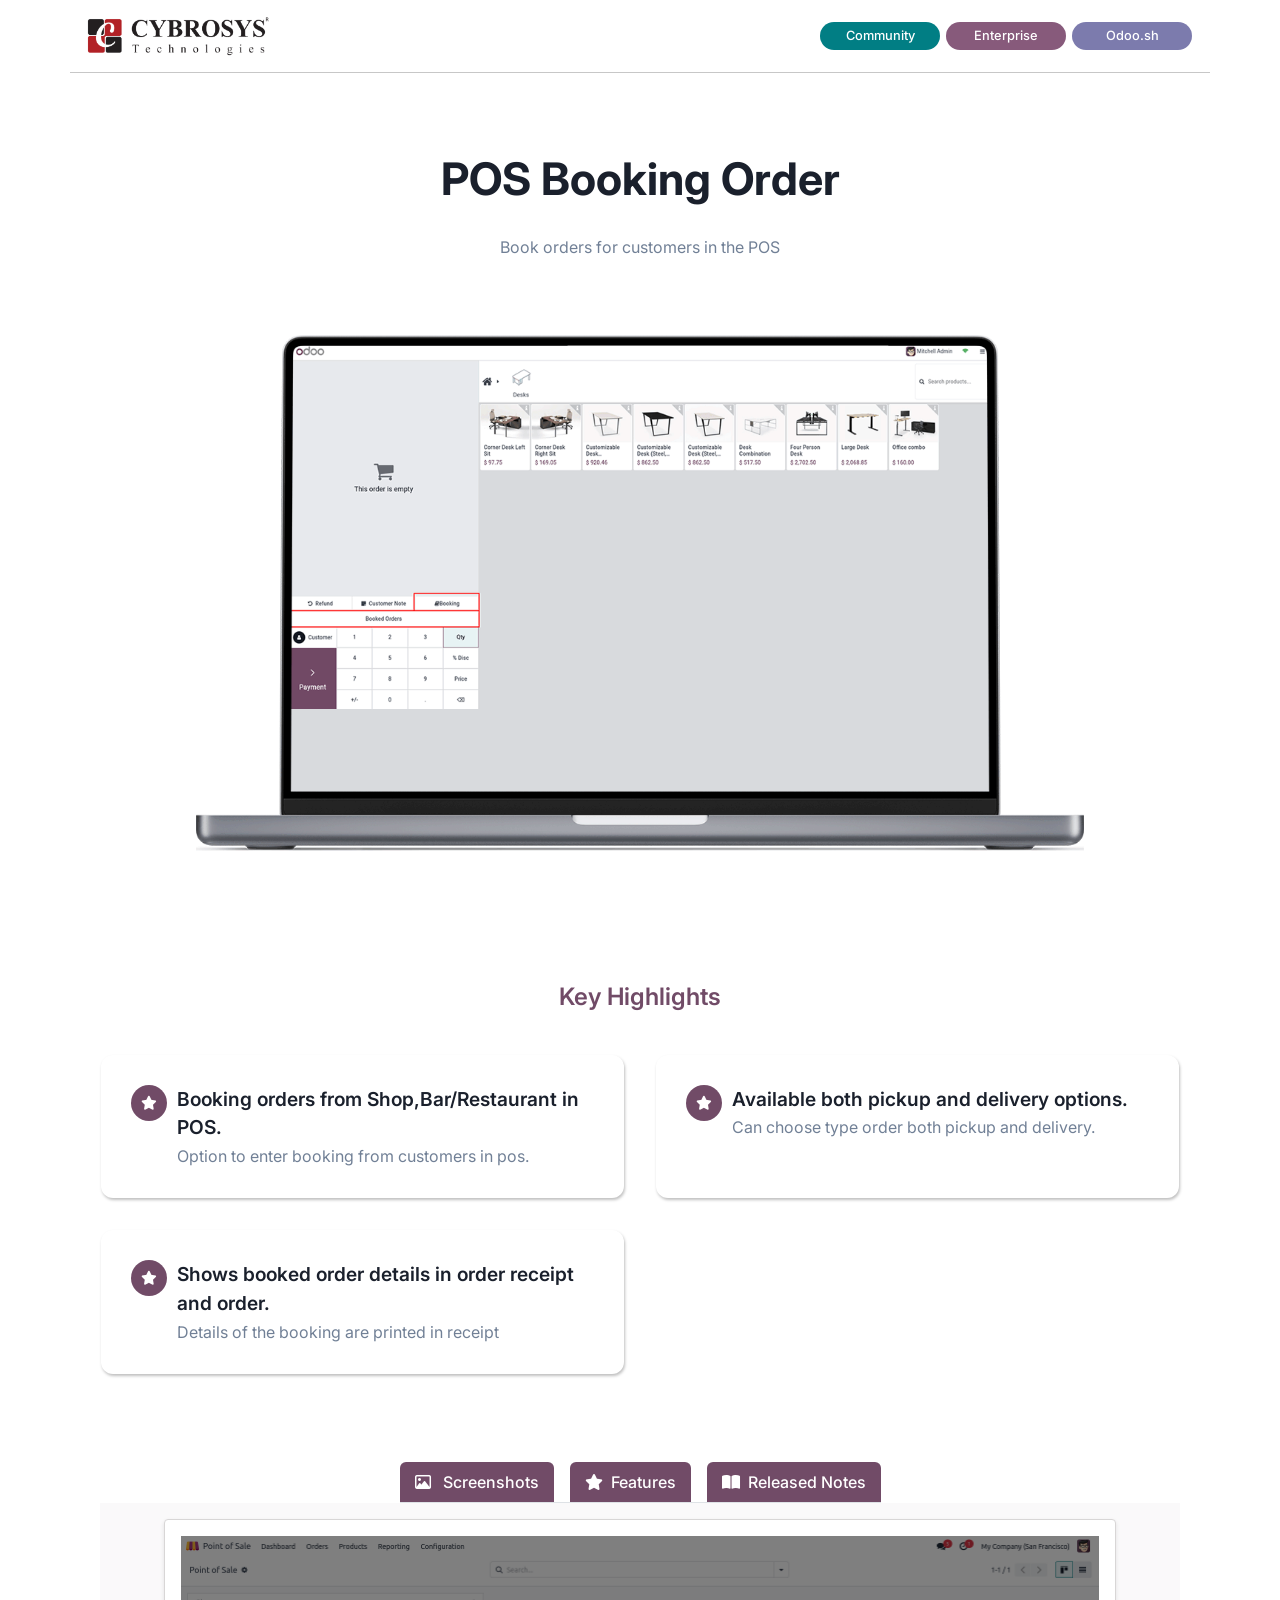
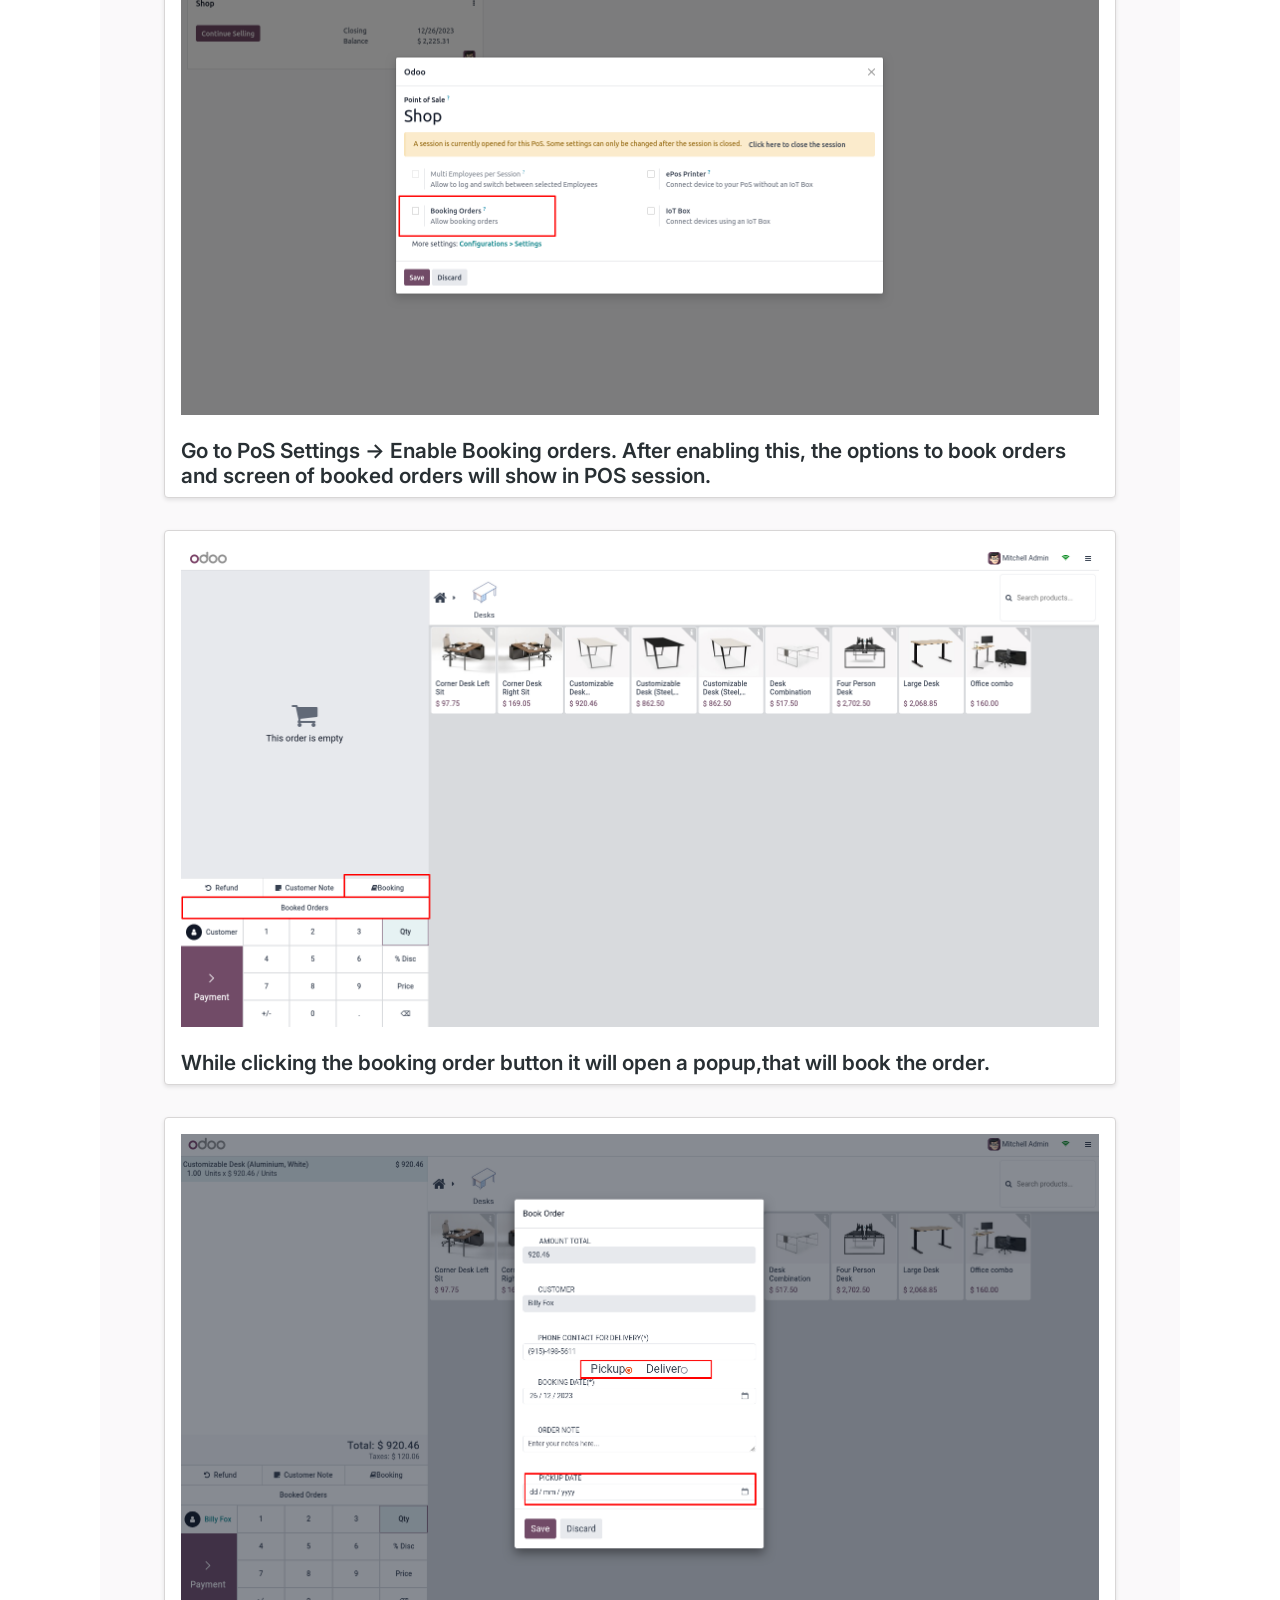
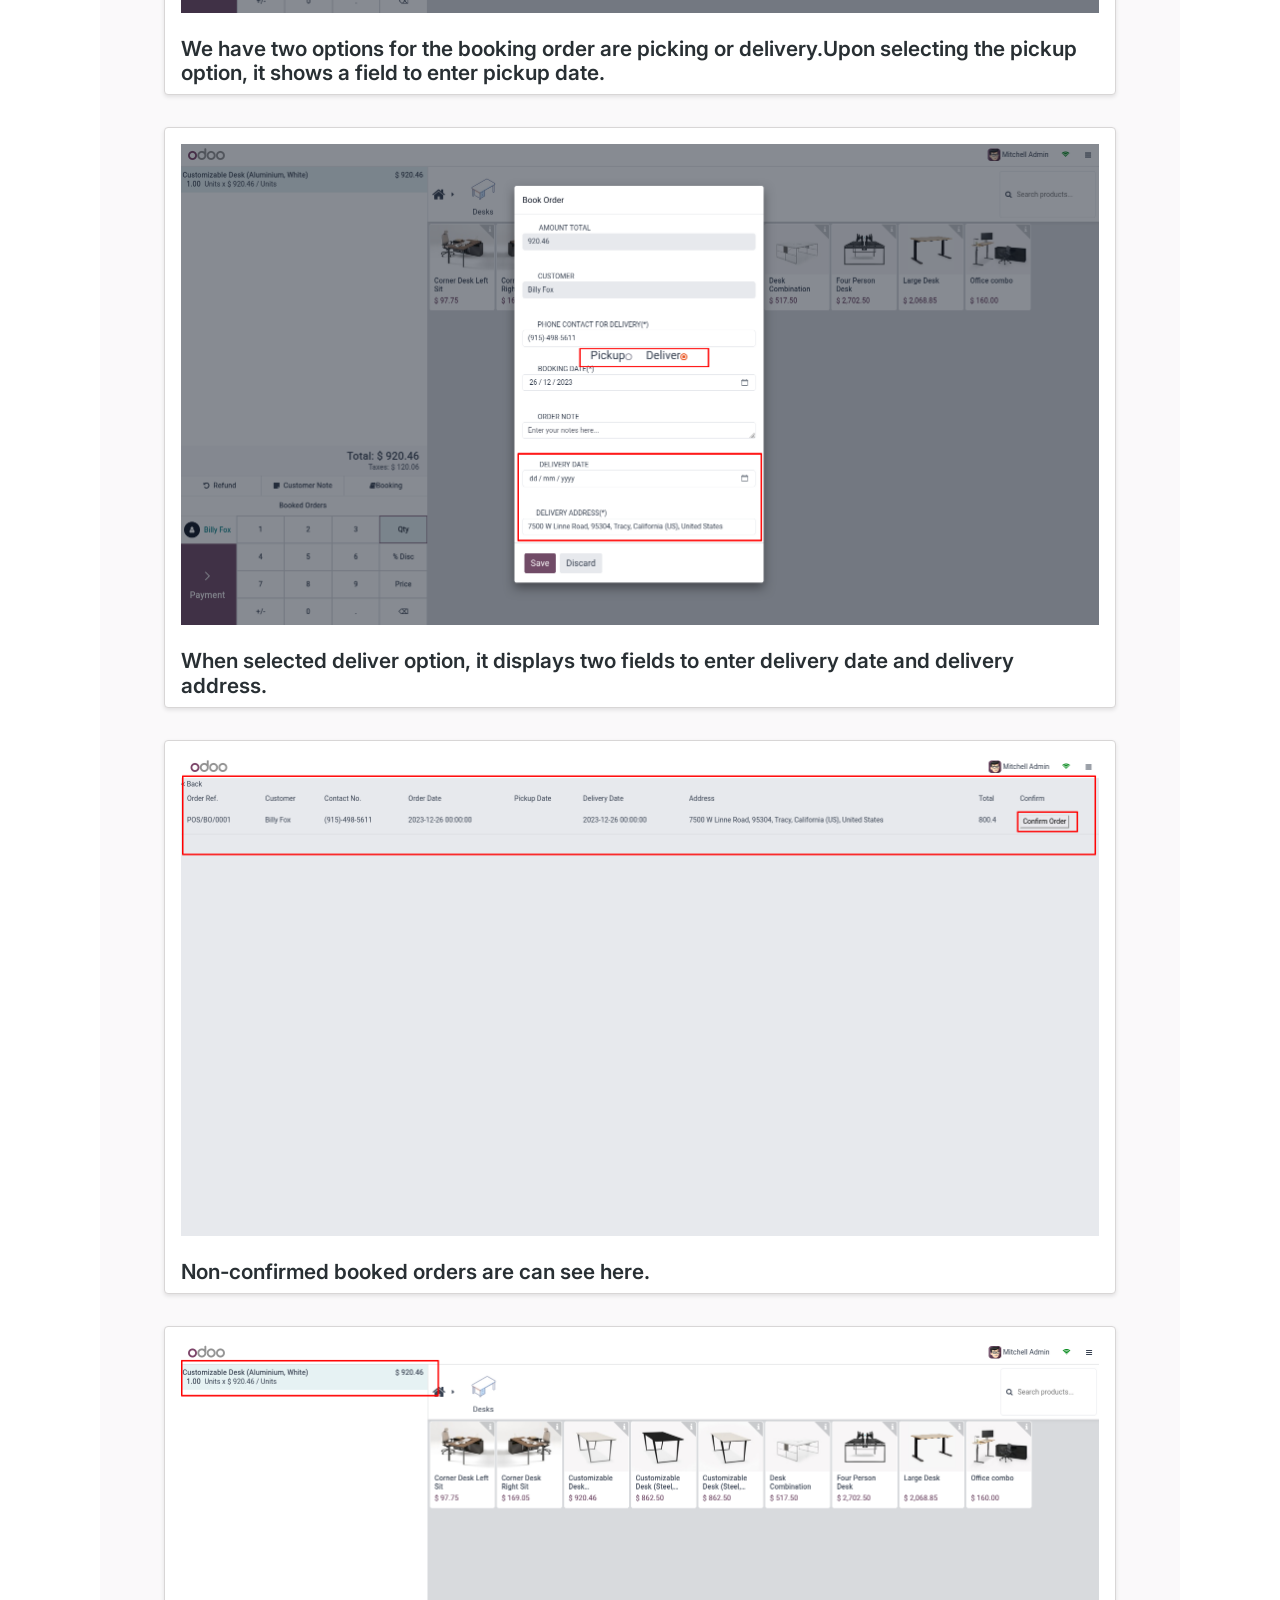
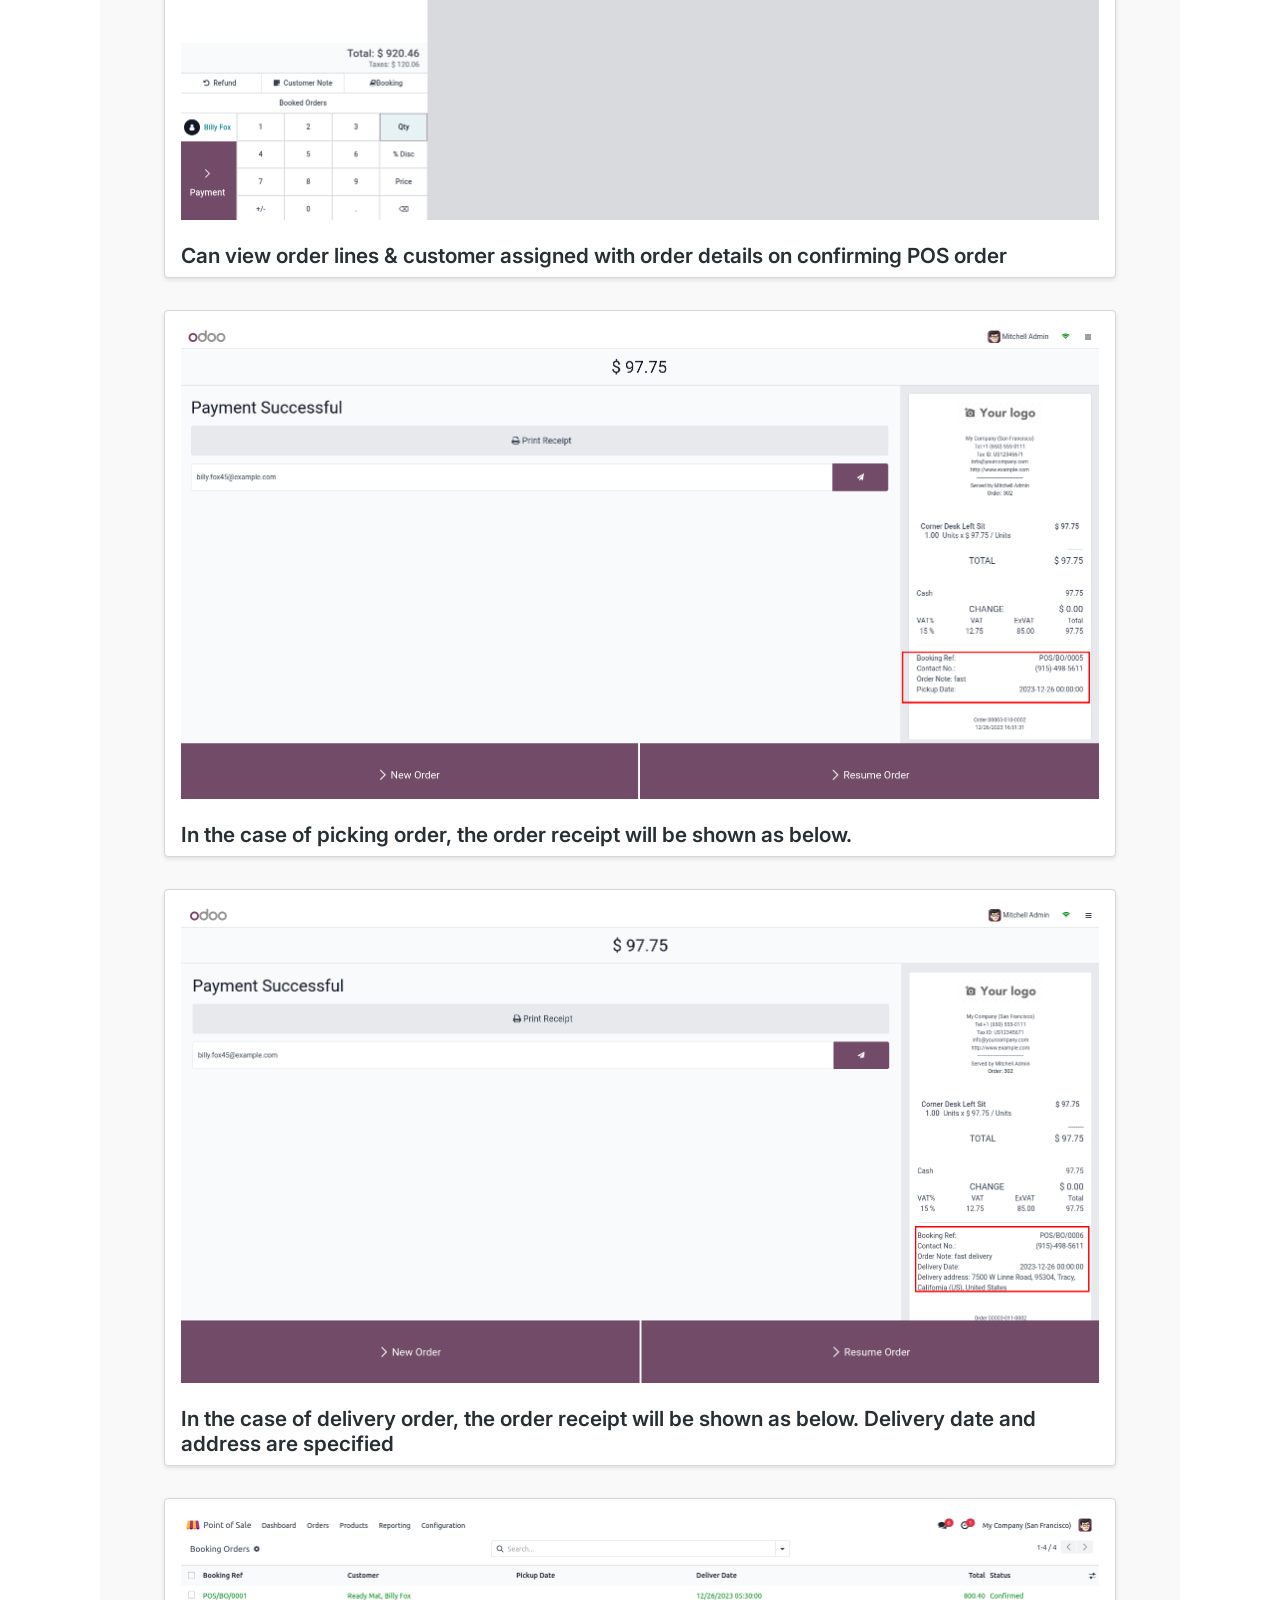
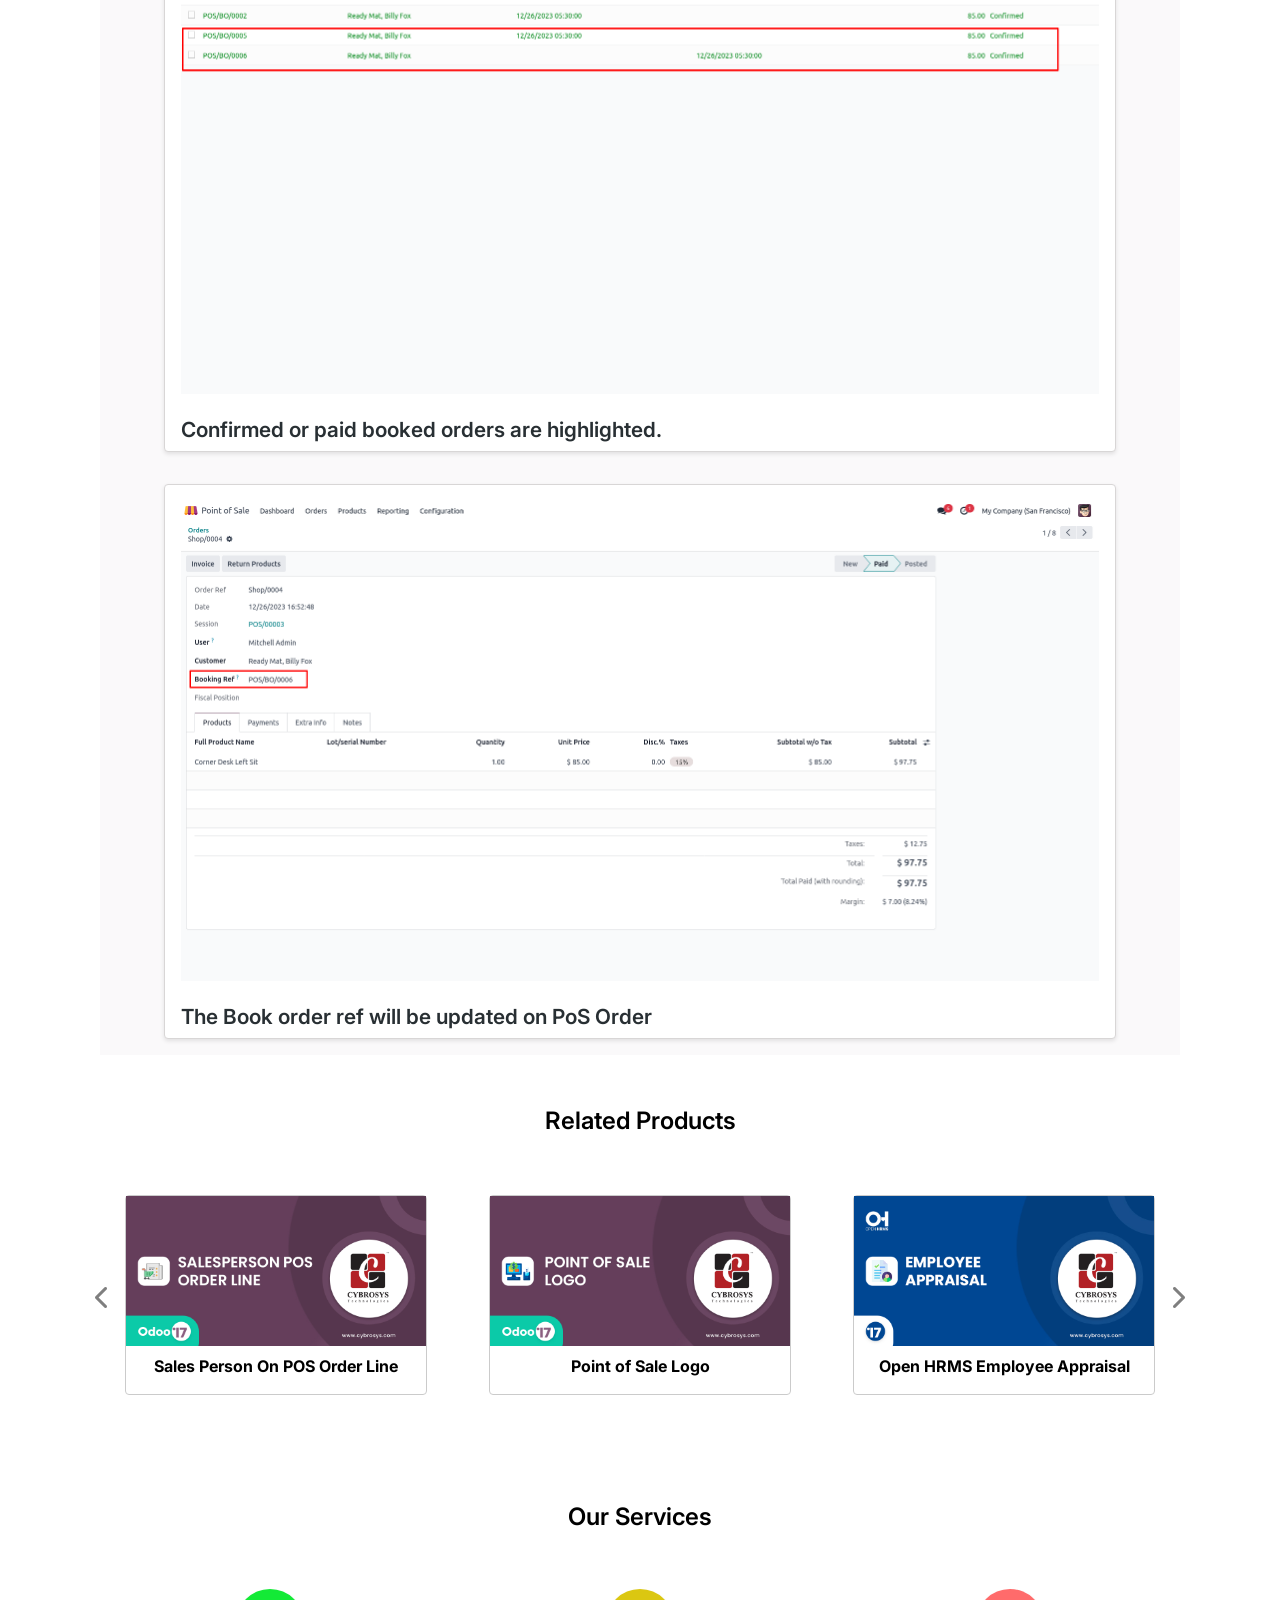
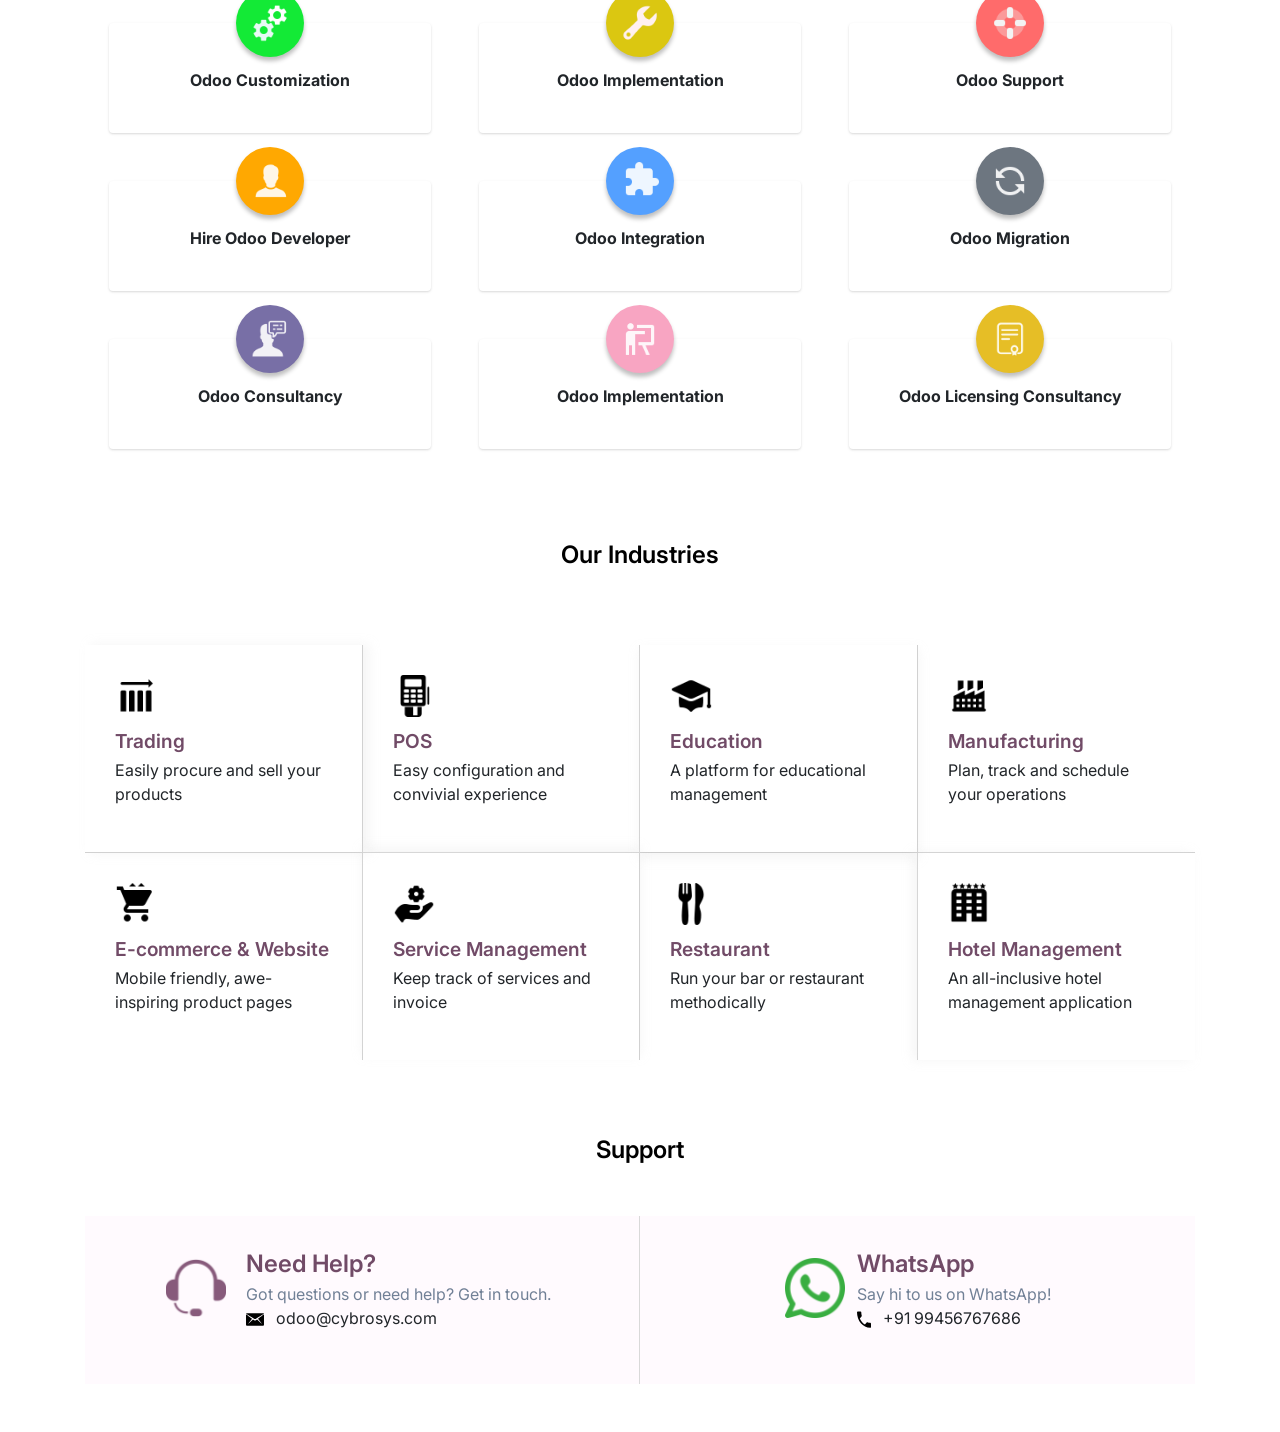
<file: dev_pos/static/description/index.html>
<!DOCTYPE html>
<html lang="en">

<head>
    <meta charset="UTF-8">
    <meta name="viewport" content="width=device-width, initial-scale=1.0">
    <title>Odoo App 3 Index</title>
    <!-- Bootstrap CSS -->
    <link rel="stylesheet" href="https://cdn.jsdelivr.net/npm/bootstrap@4.0.0/dist/css/bootstrap.min.css"
        integrity="sha384-Gn5384xqQ1aoWXA+058RXPxPg6fy4IWvTNh0E263XmFcJlSAwiGgFAW/dAiS6JXm" crossorigin="anonymous">
    <link rel="stylesheet" href="https://cdnjs.cloudflare.com/ajax/libs/font-awesome/6.2.1/css/all.min.css">
    <link rel="preconnect" href="https://fonts.googleapis.com">
    <link rel="preconnect" href="https://fonts.gstatic.com" crossorigin>
    <link href="https://fonts.googleapis.com/css2?family=Inter:wght@400;500;600;700;800&display=swap" rel="stylesheet">
</head>
<body>
    <section>
        <div class="container" style="font-family: 'Inter', sans-serif !important;background-color: #fff !important;">
            <div class="row">
                <div class="col-sm-12 col-md-12 col-lg-12 d-flex justify-content-between flex-wrap align-items-sm-center"
                    style="border-bottom:1px solid rgba(0, 0, 0, 0.22)">
                    <div class="my-3">
                        <img src="assets/misc/Cybrosys R.png" style="width:auto !important; height:40px !important">
                    </div>
                    <div class="my-3 d-flex align-items-center">
                        <div class="text-center"
                            style="background-color:#017E84 !important;font-size: 0.8rem !important; color:#fff !important; font-weight:500 !important; padding:4px !important; margin:0 3px !important; border-radius:50px !important; min-width: 120px !important;">
                            Community
                        </div>
                        <div class="text-center"
                            style="background-color:#875A7B !important; color:#fff !important;font-size: 0.8rem !important; font-weight:500 !important; padding:4px !important; margin:0 3px !important; border-radius:50px !important;min-width: 120px !important;">
                            Enterprise
                        </div>
                        <div class="text-center"
                            style="background-color:#7C7BAD !important; color:#fff !important;font-size: 0.8rem !important; font-weight:500 !important; padding:4px !important; margin:0 3px !important; border-radius:50px !important; min-width: 120px !important;">
                            Odoo.sh
                        </div>
                    </div>
                </div>
            </div>
            <div class="row">
                <div class="col-sm-12 col-md-12 col-lg-12 text-center d-flex align-items-center flex-column"
                    style="margin: 80px 0px !important;">
                    <h1 style="font-size: 2.8rem;font-weight: 700; color: 
                    #1A202C;">
                        POS Booking Order</h1>
                    <p class="my-3 mb-4"
                        style="max-width: 80%; font-weight: 400 !important; line-height: 32px; color: #718096;">
                        Book orders for customers in the POS
                    </p>
                    <div style="width: 80%; margin-top: 3rem;">
                        <img src="assets/screenshots/hero.gif" class="img-responsive" width="100%" height="auto">
                    </div>
                </div>
            </div>
            <div class="container mt-5 mb-5">
                <div class="col-lg-12 d-flex flex-column justify-content-center align-items-center mt-4">
                    <p class="m-0" style="font-weight: 600; font-size: 24px; color:#714b67 !important">Key Highlights
                    </p>
                </div>
                <div class="row py-4">
                    <div class="col-md-6 col-sm-12 p-3">
                        <div class="d-flex   h-100" style="padding: 30px;border-radius: 12px;
                                    background: #FFF;
                                    box-shadow: 1px 2px 3px 0px rgba(0, 0, 0, 0.25); ">
                            <div style="width: 36px; height: 36px; border-radius: 50%; background: #714B67;
                                    display: flex; justify-content: center; align-items: center;
                                    margin-right: 10px; flex-shrink: 0;">
                                <i class="fa-solid fa-star  " style="color: #fff;font-size:14px;"></i>
                            </div>
                            <div>
                                <p style="color: #1A202C;font-weight: 600; 
                                      font-size: 1.2rem; margin-bottom: 2px;">Booking orders from Shop,Bar/Restaurant in POS.</p>
                                <p class="m-0" style="color:#718096">Option to enter booking from customers in pos.
                                </p>
                            </div>
                        </div>
                    </div>
                    <div class="col-md-6 col-sm-12 p-3">
                        <div class="d-flex   h-100" style="padding: 30px;border-radius: 12px;
                                    background: #FFF;
                                    box-shadow: 1px 2px 3px 0px rgba(0, 0, 0, 0.25); ">
                            <div style="width: 36px; height: 36px; border-radius: 50%; background: #714B67;
                                    display: flex; justify-content: center; align-items: center;
                                    margin-right: 10px; flex-shrink: 0;">
                                <i class="fa-solid fa-star  " style="color: #fff;font-size:14px;"></i>
                            </div>
                            <div>
                                <p style="color: #1A202C;font-weight: 600; 
                                      font-size: 1.2rem; margin-bottom: 2px;">Available both pickup and delivery options.</p>
                                <p class="m-0" style="color:#718096">Can choose type order both pickup and delivery.
                                </p>
                            </div>
                        </div>
                    </div>
                    <div class="col-md-6 col-sm-12 p-3">
                        <div class="d-flex   h-100" style="padding: 30px;border-radius: 12px;
                                    background: #FFF;
                                    box-shadow: 1px 2px 3px 0px rgba(0, 0, 0, 0.25); ">
                            <div style="width: 36px; height: 36px; border-radius: 50%; background: #714B67;
                                    display: flex; justify-content: center; align-items: center;
                                    margin-right: 10px; flex-shrink: 0;">
                                <i class="fa-solid fa-star  " style="color: #fff;font-size:14px;"></i>
                            </div>
                            <div>
                                <p style="color: #1A202C;font-weight: 600; 
                                      font-size: 1.2rem; margin-bottom: 2px;">Shows booked order details in order receipt and order.</p>
                                <p class="m-0" style="color:#718096">Details of the booking are printed in receipt
                                </p>
                            </div>
                        </div>
                    </div>
                </div>
            </div>
            <div class="container rounded" >
                <ul class="nav nav-tabs d-flex" style="width: fit-content;margin: 0 auto;gap: 1rem;">
                    <li class="col text-center py-2 text-nowrap "
                        style="color: #fff; background-color: #714B67;border-radius: 6px 6px 0px 0px;"><a
                            class="active show" data-toggle="tab" href="#tab1"
                            style="color: #fff;font-weight: 500; background-color: #714B67; text-decoration: none;">
                            <i class="fa-regular fa-image  pr-2" style="color: #fff;"></i>
                            Screenshots</a></li>
                    <li class="col text-center py-2 text-nowrap "
                        style="color: #fff; background-color: #714B67;border-radius: 6px 6px 0px 0px;"><a
                            data-toggle="tab" href="#tab2"
                            style="color: #fff;font-weight: 500;  text-decoration: none;"><i
                                class="fa-solid fa-star  pr-2" style="color: #fff;"></i>Features</a></li>
                    <li class="col text-center py-2 text-nowrap "
                        style="color: #fff; background-color: #714B67;border-radius: 6px 6px 0px 0px;"><a
                            data-toggle="tab" href="#tab3"
                            style="color: #fff;font-weight: 500; text-decoration: none; background-color: #714B67;"><i
                                class="fa-solid fa-book-open  pr-2" style="color: #fff;"></i>Released Notes</a></li>
                </ul>
                <div class="tab-content" style="background-color: rgba(121, 113, 119, 0.04);">
                    <div id="tab1" class="tab-pane fade in active show">
                        <div class="col-lg-12 py-2" style="padding: 1rem 4rem !important;">
                            <div
                                style="border: 1px solid #d8d6d6; border-radius: 4px; background: #fff; box-shadow: 0 2px 4px rgba(0, 0, 0, 0.1);">
                                <div class="row justify-content-center p-3 w-100 m-0">
                                    <img src="assets/screenshots/Screenshot1.png" class="img-responsive" width="100%" height="auto">
                                </div>
                                <div class="px-3">
                                    <h4 class="mt-2"
                                        style=" font-weight:600 !important; color:#282F33 !important; font-size:1.3rem !important">Go to PoS Settings ->
                                        Enable Booking orders. After enabling this, the options to book
                                        orders and screen of booked orders will show in POS
                                        session.</h4>
                                </div>
                            </div>
                        </div>
                        <div class="col-lg-12 py-2" style="padding: 1rem 4rem !important;">
                            <div
                                style="border: 1px solid #d8d6d6; border-radius: 4px;  background: #fff; box-shadow: 0 2px 4px rgba(0, 0, 0, 0.1);">
                                <div class="row justify-content-center p-3 w-100 m-0">
                                    <img src="assets/screenshots/Screenshot2.png" class="img-responsive" width="100%" height="auto">
                                </div>
                                <div class="px-3">
                                    <h4 class="mt-2"
                                        style=" font-weight:600 !important; color:#282F33 !important; font-size:1.3rem !important">
                                        While clicking the booking order button it will open a
                                        popup,that will book the order.</h4>
                                </div>
                            </div>
                        </div>
                        <div class="col-lg-12 py-2" style="padding: 1rem 4rem !important;">
                            <div
                                style="border: 1px solid #d8d6d6; border-radius: 4px;  background: #fff; box-shadow: 0 2px 4px rgba(0, 0, 0, 0.1);">
                                <div class="row justify-content-center p-3 w-100 m-0">
                                    <img src="assets/screenshots/Screenshot3.png" class="img-responsive" width="100%" height="auto">
                                </div>
                                <div class="px-3">
                                    <h4 class="mt-2"
                                        style=" font-weight:600 !important; color:#282F33 !important; font-size:1.3rem !important">
                                        We have two options for the booking order are picking or
                                        delivery.Upon selecting the pickup option,
                                        it shows a field to enter pickup date.</h4>
                                </div>
                            </div>
                        </div>
                        <div class="col-lg-12 py-2" style="padding: 1rem 4rem !important;">
                            <div
                                style="border: 1px solid #d8d6d6; border-radius: 4px;  background: #fff; box-shadow: 0 2px 4px rgba(0, 0, 0, 0.1);">
                                <div class="row justify-content-center p-3 w-100 m-0">
                                    <img src="assets/screenshots/Screenshot4.png" class="img-responsive" width="100%" height="auto">
                                </div>
                                <div class="px-3">
                                    <h4 class="mt-2"
                                        style=" font-weight:600 !important; color:#282F33 !important; font-size:1.3rem !important">When selected deliver option, it displays two fields to
                                        enter delivery date and delivery address.</h4>
                                </div>
                            </div>
                        </div>
                        <div class="col-lg-12 py-2" style="padding: 1rem 4rem !important;">
                            <div
                                style="border: 1px solid #d8d6d6; border-radius: 4px;  background: #fff; box-shadow: 0 2px 4px rgba(0, 0, 0, 0.1);">
                                <div class="row justify-content-center p-3 w-100 m-0">
                                    <img src="assets/screenshots/Screenshot5.png" class="img-responsive" width="100%" height="auto">
                                </div>
                                 <div class="px-3">
                                    <h4 class="mt-2"
                                        style=" font-weight:600 !important; color:#282F33 !important; font-size:1.3rem !important">Non-confirmed booked orders are can see here.</h4>
                                </div>
                            </div>
                        </div>
                        <div class="col-lg-12 py-2" style="padding: 1rem 4rem !important;">
                            <div
                                style="border: 1px solid #d8d6d6; border-radius: 4px;  background: #fff; box-shadow: 0 2px 4px rgba(0, 0, 0, 0.1);">
                                <div class="row justify-content-center p-3 w-100 m-0">
                                    <img src="assets/screenshots/Screenshot6.png" class="img-responsive" width="100%" height="auto">
                                </div>
                                <div class="px-3">
                                    <h4 class="mt-2"
                                        style=" font-weight:600 !important; color:#282F33 !important; font-size:1.3rem !important">
                                        Can view order lines & customer assigned with order details
                                        on confirming POS order</h4>
                                </div>
                            </div>
                        </div>
                        <div class="col-lg-12 py-2" style="padding: 1rem 4rem !important;">
                            <div
                                style="border: 1px solid #d8d6d6; border-radius: 4px;  background: #fff; box-shadow: 0 2px 4px rgba(0, 0, 0, 0.1);">
                                <div class="row justify-content-center p-3 w-100 m-0">
                                    <img src="assets/screenshots/Screenshot7.png" class="img-responsive" width="100%" height="auto">
                                </div>
                                <div class="px-3">
                                    <h4 class="mt-2"
                                        style=" font-weight:600 !important; color:#282F33 !important; font-size:1.3rem !important">In the case of picking order, the order receipt will be
                                        shown as below.</h4>
                                </div>
                            </div>
                        </div>
                        <div class="col-lg-12 py-2" style="padding: 1rem 4rem !important;">
                            <div
                                style="border: 1px solid #d8d6d6; border-radius: 4px;  background: #fff; box-shadow: 0 2px 4px rgba(0, 0, 0, 0.1);">
                                <div class="row justify-content-center p-3 w-100 m-0">
                                    <img src="assets/screenshots/Screenshot8.png" class="img-responsive" width="100%" height="auto">
                                </div>
                                <div class="px-3">
                                    <h4 class="mt-2"
                                        style=" font-weight:600 !important; color:#282F33 !important; font-size:1.3rem !important">In the case of delivery order, the order receipt will be
                                        shown as below. Delivery date and address are specified</h4>
                                </div>
                            </div>
                        </div>

                        <div class="col-lg-12 py-2" style="padding: 1rem 4rem !important;">
                            <div
                                style="border: 1px solid #d8d6d6; border-radius: 4px;  background: #fff; box-shadow: 0 2px 4px rgba(0, 0, 0, 0.1);">
                                <div class="row justify-content-center p-3 w-100 m-0">
                                    <img src="assets/screenshots/Screenshot9.png" class="img-responsive" width="100%" height="auto">
                                </div>
                                <div class="px-3">
                                    <h4 class="mt-2"
                                        style=" font-weight:600 !important; color:#282F33 !important; font-size:1.3rem !important">Confirmed or paid booked orders are highlighted.</h4>
                                </div>
                            </div>
                        </div>
                        <div class="col-lg-12 py-2" style="padding: 1rem 4rem !important;">
                            <div
                                style="border: 1px solid #d8d6d6; border-radius: 4px;  background: #fff; box-shadow: 0 2px 4px rgba(0, 0, 0, 0.1);">
                                <div class="row justify-content-center p-3 w-100 m-0">
                                    <img src="assets/screenshots/Screenshot10.png" class="img-responsive" width="100%" height="auto">
                                </div>
                                <div class="px-3">
                                    <h4 class="mt-2"
                                        style=" font-weight:600 !important; color:#282F33 !important; font-size:1.3rem !important">The Book order ref will be updated on PoS Order</h4>
                                </div>
                            </div>
                        </div>
                    </div>
                    <div id="tab2" class="tab-pane fade">
                        <div class="col-mg-12" style="padding: 1rem 4rem;">
                            <ul style="list-style: none; padding: 1rem 0;font-weight: 500;">
                                <li class="py-3"
                                    style="font-weight: 500;background-color: #fff; border-radius: 4px; padding: 1rem; margin-bottom: 1rem; box-shadow: 0 2px 4px rgba(0, 0, 0, 0.1);">
                                    <span style="margin-right: 12px;"><img src="assets/misc/star (1) 2.svg" alt=""
                                            width="16px"></span>Booking orders from Shop,Bar/Restaurant in POS.
                                </li>
                                <li class="py-3"
                                    style="font-weight: 500;background-color: #fff; border-radius: 4px; padding: 1rem; margin-bottom: 1rem; box-shadow: 0 2px 4px rgba(0, 0, 0, 0.1);">
                                    <span style="margin-right: 12px;"><img src="assets/misc/star (1) 2.svg" alt=""
                                            width="16px"></span>Available both pickup and delivery options.
                                </li>
                                <li class="py-3"
                                    style="font-weight: 500;background-color: #fff; border-radius: 4px; padding: 1rem; margin-bottom: 1rem; box-shadow: 0 2px 4px rgba(0, 0, 0, 0.1);">
                                    <span style="margin-right: 12px;"><img src="assets/misc/star (1) 2.svg" alt=""
                                            width="16px"></span>Shows booked order details in order receipt and order.
                                </li>
                            </ul>
                        </div>
                    </div>
                    <div id="tab3" class="tab-pane fade">
                        <div class="col-mg-12 active" style="padding: 1rem 4rem;">
                            <div class="py-3"
                                style="font-weight: 500;background-color: #fff; border-radius: 4px; padding: 1rem; box-shadow: 0 2px 4px rgba(0, 0, 0, 0.1);">
                                <div class="d-flex mb-3" style="font-size: 0.8rem; font-weight: 500;"><span>Version
                                        17.0.1.0.0</span><span class="px-2">|</span><span
                                        style="color: #714B67;font-weight: 600;">Released on:11th Jan 2024</span>
                                </div>
                                <p class="m-0"
                                    style=" color:#718096!important; font-size:1rem !important;line-height: 28px;">

                                    Initial Commit for POS Booking Order.</p>
                            </div>
                        </div>
                    </div>
                </div>
            </div>
            <div class="container mt-5">
                <div class="col-lg-12 d-flex flex-column justify-content-center align-items-center mt-5">
                    <p class="m-0" style="font-weight: 600; font-size: 24px; color:#000 !important">Related Products</p>
                </div>
            </div>
        <div id="myCarousel" class="carousel slide py-3" data-ride="carousel">
            <div class="carousel-inner">
                <div class="carousel-item active">
                    <div class="row p-4">
                        <div class="col">
                            <div class="p-3">
                                <a href="https://apps.odoo.com/apps/modules/17.0/salesperson_pos_order_line/"
                                   style="color: #000; text-decoration: none;">
                                    <div style="border:1px solid #CBCBCB !important;border-radius: 4px;">
                                        <div style="width: 300px; ">
                                            <img src="assets/modules/1.jpg"
                                                 alt="" width="100%"
                                                 height="auto">

                                        </div>
                                        <p class="text-center pt-2 text-black font-weight-bold">
                                            Sales Person On POS Order Line</p>
                                    </div>
                                </a>
                            </div>
                        </div>
                        <div class="col">
                            <div class="p-3">
                                <a href="https://apps.odoo.com/apps/modules/17.0/point_of_sale_logo/"
                                   style="color: #000; text-decoration: none;">
                                    <div style="border:1px solid #CBCBCB !important;border-radius: 4px;">
                                        <div style="width: 300px; ">
                                            <img src="assets/modules/2.png"
                                                 alt="" width="100%"
                                                 height="auto">

                                        </div>
                                        <p class="text-center pt-2 text-black font-weight-bold">
                                            Point of Sale Logo</p>
                                    </div>
                                </a>
                            </div>
                        </div>
                        <div class="col">
                            <div class="p-3">
                                <a href="https://apps.odoo.com/apps/modules/17.0/oh_appraisal/"
                                   style="color: #000; text-decoration: none;">
                                    <div style="border:1px solid #CBCBCB !important;border-radius: 4px;">
                                        <div style="width: 300px; ">
                                            <img src="assets/modules/3.jpg"
                                                 alt="" width="100%"
                                                 height="auto">

                                        </div>
                                        <p class="text-center pt-2 text-black font-weight-bold">
                                            Open HRMS Employee Appraisal</p>
                                    </div>
                                </a>
                            </div>
                        </div>
                    </div>
                </div>
                <div class="carousel-item">
                    <div class="row p-4">
                        <div class="col">
                            <div class="p-3">
                                <a href="https://apps.odoo.com/apps/modules/17.0/master_search/"
                                   style="color: #000; text-decoration: none;">
                                    <div style="border:1px solid #CBCBCB !important;border-radius: 4px;">
                                        <div style="width: 300px; ">
                                            <img src="assets/modules/4.jpg"
                                                 alt="" width="100%"
                                                 height="auto">

                                        </div>
                                        <p class="text-center pt-2 text-black font-weight-bold">
                                            Global Search</p>
                                    </div>
                                </a>
                            </div>
                        </div>
                        <div class="col">
                            <div class="p-3">
                                <a href="https://apps.odoo.com/apps/modules/17.0/education_core/"
                                   style="color: #000; text-decoration: none;">
                                    <div style="border:1px solid #CBCBCB !important;border-radius: 4px;">
                                        <div style="width: 300px;">
                                            <img src="assets/modules/5.jpg"
                                                 alt="" width="100%"
                                                 height="auto">

                                        </div>
                                        <p class="text-center pt-2 text-black font-weight-bold">
                                            Educational ERP Core</p>
                                    </div>
                                </a>
                            </div>
                        </div>
                        <div class="col">
                            <div class="p-3">
                                <a href="https://apps.odoo.com/apps/modules/17.0/odoo_parking_management/"
                                   style="color: #000; text-decoration: none;">
                                    <div style="border:1px solid #CBCBCB !important;border-radius: 4px;">
                                        <div style="width: 300px;">
                                            <img src="assets/modules/6.jpg"
                                                 alt="" width="100%"
                                                 height="auto">
                                        </div>
                                        <p class="text-center pt-2 text-black font-weight-bold">
                                            Parking Management</p>
                                    </div>
                                </a>
                            </div>
                        </div>
                    </div>
                </div>
            </div>
            <a class="carousel-control-prev" href="#myCarousel"
               data-slide="prev" style="width: 35px; color: #000;">
                    <span class="carousel-control-prev-icon">
                        <i class="fa fa-chevron-left"
                           style="font-size: 24px;"></i>
                    </span>
            </a>
            <a class="carousel-control-next" href="#myCarousel"
               data-slide="next" style="width: 35px; color: #000;">
                    <span class="carousel-control-next-icon">
                        <i class="fa fa-chevron-right"
                           style="font-size: 24px;"></i>
                    </span>
            </a>
        </div>
            <div class="container mt-5">
                <div class="col-lg-12 d-flex flex-column justify-content-center align-items-center mt-4">
                    <p class="m-0" style="font-weight: 600; font-size: 24px; color:#000 !important">Our Services</p>

                </div>
            </div>
            <div class="container my-5">
                <div class="row py-3">
                    <div class="col-md-4 col-sm-6 px-4 py-4">
                        <div
                            style="background-color: #fff; padding: 25px; text-align: center;  box-shadow: rgba(0, 0, 0, 0.1) 0px 1px 3px 0px, rgba(0, 0, 0, 0.06) 0px 1px 2px 0px; position: relative;border-radius: 4px;">
                            <div style="position: absolute; top: 0%; left: 50%; transform: translate(-50%, -50%);">
                                <div style="background-color:#13EA36 ; border-radius: 50%; padding: 15px;    width: 68px;
                                    height: 68px; display: inline-block; box-shadow:0px 4px 4px rgba(0, 0, 0, 0.25);">
                                    <img src="assets/icons/cogs.png" alt="service-icon" width="38px" height="auto">
                                </div>
                            </div>
                            <p style="margin-top: 20px; font-weight: bold;">Odoo Customization</p>
                        </div>
                    </div>
                    <div class="col-md-4 col-sm-6 px-4 py-4">
                        <div
                            style="background-color: #fff; padding: 25px; text-align: center; box-shadow: rgba(0, 0, 0, 0.1) 0px 1px 3px 0px, rgba(0, 0, 0, 0.06) 0px 1px 2px 0px; position: relative;border-radius: 4px;">
                            <div style="position: absolute; top: 0%; left: 50%; transform: translate(-50%, -50%);">
                                <div style="background-color:#DBC711; border-radius: 50%; padding: 15px;    width: 68px;
                                    height: 68px; display: inline-block; box-shadow:0px 4px 4px rgba(0, 0, 0, 0.25);">
                                    <img src="assets/icons/wrench.png" alt="service-icon" width="38px" height="auto">
                                </div>
                            </div>
                            <p style="margin-top: 20px; font-weight: bold;">Odoo Implementation</p>
                        </div>
                    </div>
                    <div class="col-md-4 col-sm-6 px-4 py-4">
                        <div
                            style="background-color: #fff; padding: 25px; text-align: center;  box-shadow: rgba(0, 0, 0, 0.1) 0px 1px 3px 0px, rgba(0, 0, 0, 0.06) 0px 1px 2px 0px; position: relative; border-radius: 4px;">
                            <div style="position: absolute; top: 0%; left: 50%; transform: translate(-50%, -50%);">
                                <div style="background-color:#FF6B6B ; border-radius: 50%; padding: 15px;    width: 68px;
                                    height: 68px; display: inline-block; box-shadow:0px 4px 4px rgba(0, 0, 0, 0.25);">
                                    <img src="assets/icons/lifebuoy.png" alt="service-icon" width="38px" height="auto">
                                </div>
                            </div>
                            <p style="margin-top: 20px; font-weight: bold;">Odoo Support</p>
                        </div>
                    </div>
                    <div class="col-md-4 col-sm-6 px-4 py-4">
                        <div
                            style="background-color: #fff; padding: 25px; text-align: center; box-shadow: rgba(0, 0, 0, 0.1) 0px 1px 3px 0px, rgba(0, 0, 0, 0.06) 0px 1px 2px 0px; position: relative; border-radius: 4px;">
                            <div style="position: absolute; top: 0%; left: 50%; transform: translate(-50%, -50%);">
                                <div style="background-color:#FFA801 ; border-radius: 50%; padding: 15px;    width: 68px;
                                    height: 68px; display: inline-block; box-shadow:0px 4px 4px rgba(0, 0, 0, 0.25);">
                                    <img src="assets/icons/user.png" alt="service-icon" width="38px" height="auto">
                                </div>
                            </div>
                            <p style="margin-top: 20px; font-weight: bold;">Hire Odoo Developer</p>
                        </div>
                    </div>
                    <div class="col-md-4 col-sm-6 px-4 py-4">
                        <div
                            style="background-color: #fff; padding: 25px; text-align: center;  box-shadow: rgba(0, 0, 0, 0.1) 0px 1px 3px 0px, rgba(0, 0, 0, 0.06) 0px 1px 2px 0px; position: relative; border-radius: 4px;">

                            <div style="position: absolute; top: 0%; left: 50%; transform: translate(-50%, -50%);">
                                <div style="background-color:#54A0FF; border-radius: 50%; padding: 15px;    width: 68px;
                                    height: 68px; display: inline-block; box-shadow:0px 4px 4px rgba(0, 0, 0, 0.25);">
                                    <img src="assets/icons/puzzle.png" alt="service-icon" width="38px" height="auto">
                                </div>
                            </div>
                            <p style="margin-top: 20px; font-weight: bold;">Odoo Integration</p>
                        </div>
                    </div>
                    <div class="col-md-4 col-sm-6 px-4 py-4">
                        <div
                            style="background-color: #fff; padding: 25px; text-align: center;  box-shadow: rgba(0, 0, 0, 0.1) 0px 1px 3px 0px, rgba(0, 0, 0, 0.06) 0px 1px 2px 0px; position: relative;border-radius: 4px;">
                            <div style="position: absolute; top: 0%; left: 50%; transform: translate(-50%, -50%);">
                                <div style="background-color:#6D7680 ; border-radius: 50%; padding: 15px;    width: 68px;
                                    height: 68px; display: inline-block; box-shadow:0px 4px 4px rgba(0, 0, 0, 0.25);">
                                    <img src="assets/icons/update.png" alt="service-icon" width="38px" height="auto">
                                </div>
                            </div>
                            <p style="margin-top: 20px; font-weight: bold;">Odoo Migration</p>
                        </div>
                    </div>
                    <div class="col-md-4 col-sm-6 px-4 py-4">
                        <div
                            style="background-color: #fff; padding: 25px; text-align: center;  box-shadow: rgba(0, 0, 0, 0.1) 0px 1px 3px 0px, rgba(0, 0, 0, 0.06) 0px 1px 2px 0px; position: relative;border-radius: 4px;">
                            <div style="position: absolute; top: 0%; left: 50%; transform: translate(-50%, -50%);">
                                <div style="background-color:#786FA6 ; border-radius: 50%; padding: 15px;    width: 68px;
                                    height: 68px; display: inline-block; box-shadow:0px 4px 4px rgba(0, 0, 0, 0.25);">
                                    <img src="assets/icons/consultation.png" alt="service-icon" width="38px" height="auto">
                                </div>
                            </div>
                            <p style="margin-top: 20px; font-weight: bold;">Odoo Consultancy</p>
                        </div>
                    </div>
                    <div class="col-md-4 col-sm-6 px-4 py-4">
                        <div
                            style="background-color: #fff; padding: 25px; text-align: center; box-shadow: rgba(0, 0, 0, 0.1) 0px 1px 3px 0px, rgba(0, 0, 0, 0.06) 0px 1px 2px 0px;position: relative;border-radius: 4px;">
                            <div style="position: absolute; top: 0%; left: 50%; transform: translate(-50%, -50%);">
                                <div style="background-color:#F8A5C2 ; border-radius: 50%; padding: 15px;    width: 68px;
                                    height: 68px; display: inline-block; box-shadow:0px 4px 4px rgba(0, 0, 0, 0.25);">
                                    <img src="assets/icons/training.png" alt="service-icon" width="38px" height="auto">
                                </div>
                            </div>
                            <p style="margin-top: 20px; font-weight: bold;">Odoo Implementation</p>
                        </div>
                    </div>
                    <div class="col-md-4 col-sm-6 px-4 py-4">
                        <div
                            style="background-color: #fff; padding: 25px; text-align: center;  box-shadow: rgba(0, 0, 0, 0.1) 0px 1px 3px 0px, rgba(0, 0, 0, 0.06) 0px 1px 2px 0px; position: relative;border-radius: 4px;">
                            <div style="position: absolute; top: 0%; left: 50%; transform: translate(-50%, -50%);">
                                <div style="background-color:#E6BE26; border-radius: 50%; padding: 15px;    width: 68px;
                                    height: 68px; display: inline-block; box-shadow:0px 4px 4px rgba(0, 0, 0, 0.25);">
                                    <img src="assets/icons/license.png" alt="service-icon" width="38px" height="auto">
                                </div>
                            </div>
                            <p style="margin-top: 20px; font-weight: bold;">Odoo Licensing Consultancy</p>
                        </div>
                    </div>
                </div>
            </div>
            <div class="container mt-5">
                <div class="col-lg-12 d-flex flex-column justify-content-center align-items-center mt-4">
                    <p class="m-0" style="font-weight: 600; font-size: 24px; color:#000 !important">Our Industries</p>

                </div>
            </div>
            <div class="container">
                <div class="row my-5 py-4">
                    <div class="col-md-3 col-sm-6 p-0">
                        <div class="d-flex flex-column h-100 "
                            style="border-right: 1px solid rgb(209, 209, 209); border-bottom: 1px solid  rgb(209, 209, 209); padding: 30px; box-shadow: 6px 0 10px rgba(228, 227, 227, 0.373);">
                            <img src="assets/icons/trading-black.png" width="42px" height="auto" alt="">
                            <p style="color: #714B67;font-weight: 600; margin-top: 10px;
                           font-size: 1.2rem; margin-bottom: 2px;">Trading</p>
                            <p>Easily procure and sell your products</p>
                        </div>
                    </div>
                    <div class="col-md-3 col-sm-6  p-0">
                        <div class="d-flex flex-column h-100"
                            style="border-right: 1px solid rgb(209, 209, 209);border-bottom: 1px solid  rgb(209, 209, 209); padding: 30px;">
                            <img src="assets/icons/pos-black.png" width="42px" height="auto" alt="">
                            <p style="color: #714B67;font-weight: 600; margin-top: 10px;
                            font-size: 1.2rem; margin-bottom: 2px;">POS</p>
                            <p>Easy configuration and convivial experience</p>
                        </div>
                    </div>
                    <div class="col-md-3 col-sm-6  p-0">
                        <div class="d-flex flex-column h-100"
                            style="border-right: 1px solid  rgb(209, 209, 209);border-bottom: 1px solid   rgba(0, 0, 0, 0.2); padding: 30px; box-shadow: 0 5px 10px  rgba(228, 227, 227, 0.373)">
                            <img src="assets/icons/education-black.png" width="42px" height="auto" alt="">
                            <p style="color: #714B67;font-weight: 600; margin-top: 10px;
                            font-size: 1.2rem; margin-bottom: 2px;">Education</p>
                            <p>A platform for educational management</p>
                        </div>
                    </div>
                    <div class="col-md-3 col-sm-6  p-0">
                        <div class="d-flex flex-column h-100"
                            style="border-bottom: 1px solid  rgb(209, 209, 209); padding: 30px; ">
                            <img src="assets/icons/manufacturing-black.png" width="42px" height="auto" alt="">
                            <p style="color: #714B67;font-weight: 600; margin-top: 10px;
                            font-size: 1.2rem; margin-bottom: 2px;">Manufacturing</p>
                            <p>Plan, track and schedule your operations</p>
                        </div>
                    </div>
                    <div class="col-md-3 col-sm-6 p-0">
                        <div class="d-flex flex-column h-100"
                            style="border-right: 1px solid  rgb(209, 209, 209); padding: 30px;">
                            <img src="assets/icons/ecom-black.png" width="42px" height="auto" alt="">
                            <p style="color: #714B67;font-weight: 600; margin-top: 10px;
                            font-size: 1.2rem; margin-bottom: 2px;">E-commerce & Website</p>
                            <p>Mobile friendly, awe-inspiring product pages</p>
                        </div>
                    </div>
                    <div class="col-md-3 col-sm-6   p-0">
                        <div class="d-flex flex-column h-100"
                            style="border-right: 1px solid  rgb(209, 209, 209); padding: 30px;box-shadow: 0 -5px 10px  rgba(228, 227, 227, 0.373);">
                            <img src="assets/icons/service-black.png" width="42px" height="auto" alt="">
                            <p style="color: #714B67;font-weight: 600; margin-top: 10px;
                            font-size: 1.2rem; margin-bottom: 2px;">Service Management</p>
                            <p>Keep track of services and invoice</p>
                        </div>
                    </div>
                    <div class="col-md-3 col-sm-6    p-0">
                        <div class="d-flex flex-column h-100"
                            style="border-right: 1px solid  rgb(209, 209, 209); padding: 30px; ">
                            <img src="assets/icons/restaurant-black.png" width="42px" height="auto" alt="">
                            <p style="color: #714B67;font-weight: 600; margin-top: 10px;
                            font-size: 1.2rem; margin-bottom: 2px;">Restaurant</p>
                            <p>Run your bar or restaurant methodically</p>
                        </div>
                    </div>
                    <div class="col-md-3 col-sm-6   p-0">
                        <div class="d-flex flex-column h-100"
                            style=" padding: 30px;box-shadow: -5px 0 10px  rgba(228, 227, 227, 0.373);">
                            <img src="assets/icons/hotel-black.png" width="42px" height="auto" alt="">
                            <p style="color: #714B67;font-weight: 600; margin-top: 10px;
                            font-size: 1.2rem; margin-bottom: 2px;">Hotel Management</p>
                            <p>An all-inclusive hotel management application</p>
                        </div>
                    </div>
                </div>
            </div>
            <div class="container mt-5">
                <div class="col-lg-12 d-flex flex-column justify-content-center align-items-center mt-5">
                    <p class="m-0" style="font-weight: 600; font-size: 24px; color:#000 !important">Support</p>
                </div>
            </div>
            <div class="container my-5">
                <div class="row" style="background-color: #FFFAFE;">
                    <div class="col-md-6 pb-4  d-flex align-items-center justify-content-center"
                        style="border-right: 1px solid #D9D9D9;">
                        <div style="padding: 30px;">
                            <div class="d-flex align-items-center">
                                <img src="assets/misc/support (1) 1.svg" alt="" width="60px" style="margin-right: 12px;">
                                <div style="padding: 0px 8px;">
                                    <span
                                        style="color: #714B67;font-size: 24px;font-weight: 600;padding-bottom: 1rem;">Need
                                        Help?</span>
                                    <p class="m-0" style="color:#718096;">Got questions or need help? Get in touch.</p>
                                    <div style="font-weight: 400;"><span><img src="assets/misc/support-email.svg" alt=""
                                                width="18px"
                                                style="filter: invert(1);margin-right: 0.8rem;"></span>odoo@cybrosys.com
                                    </div>
                                </div>
                            </div>
                        </div>
                    </div>
                    <div class="col-md-6 pb-4 d-flex align-items-center justify-content-center">
                        <div style="padding: 30px;">
                            <div class="d-flex align-items-center">
                                <img src="assets/misc/whatsapp 1.svg" alt="" width="60px" style="margin-right: 12px;">
                                <div>
                                    <span style="color: #714B67;font-size: 24px;font-weight: 600;">WhatsApp</span>
                                    <p class="m-0" style="color:#718096;">Say hi to us on WhatsApp!</p>
                                    <div style="font-weight: 400; font-size: 16px;"><span><img src="assets/misc/phone.svg"
                                                alt="" width="14px"
                                                style="filter: invert(1); margin-right: 0.8rem;"></span>+91
                                        99456767686</div>
                                </div>
                            </div>
                        </div>
                    </div>
                </div>
            </div>
        </div>
    </section>
    <!-- Optional JavaScript -->
    <!-- jQuery first, then Popper.js, then Bootstrap JS -->
    <script src="https://ajax.googleapis.com/ajax/libs/jquery/3.5.1/jquery.min.js"></script>
    <script src="https://maxcdn.bootstrapcdn.com/bootstrap/4.5.2/js/bootstrap.min.js"></script>
</body>
</html>
</file>
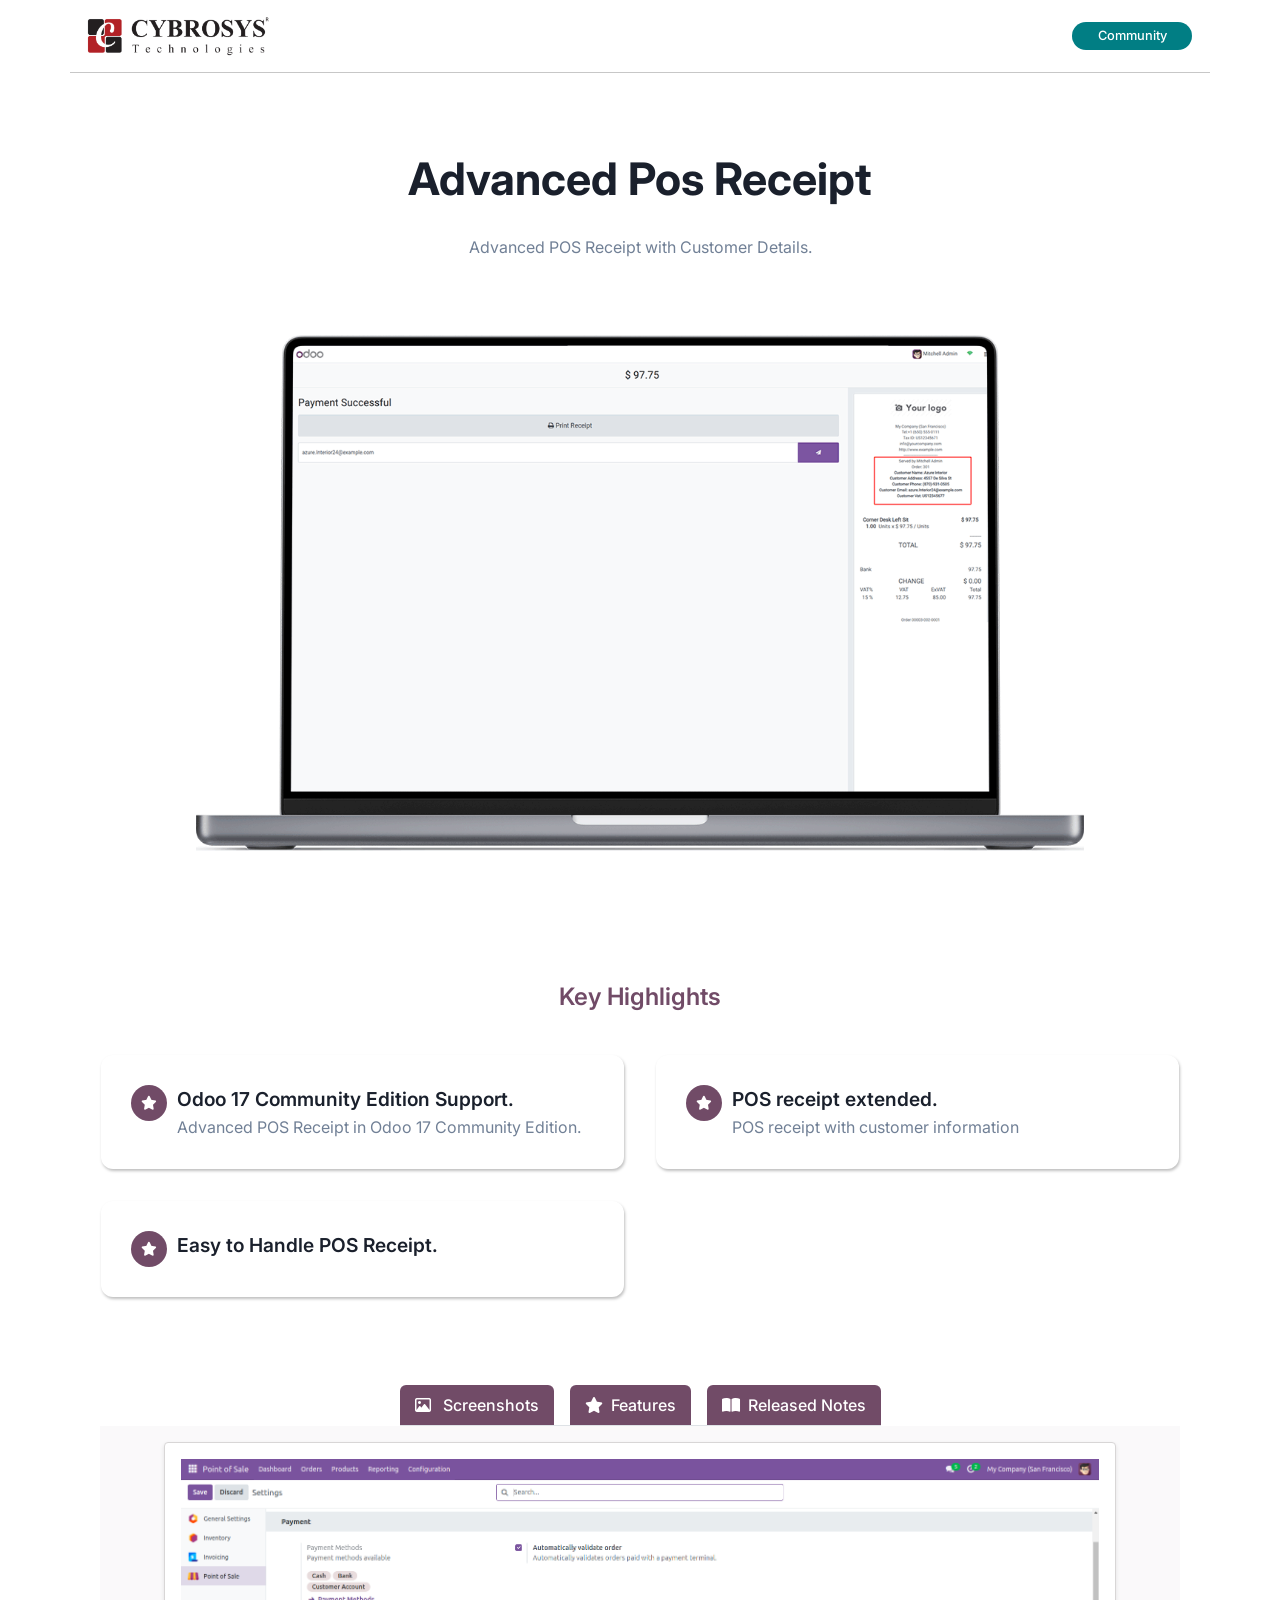
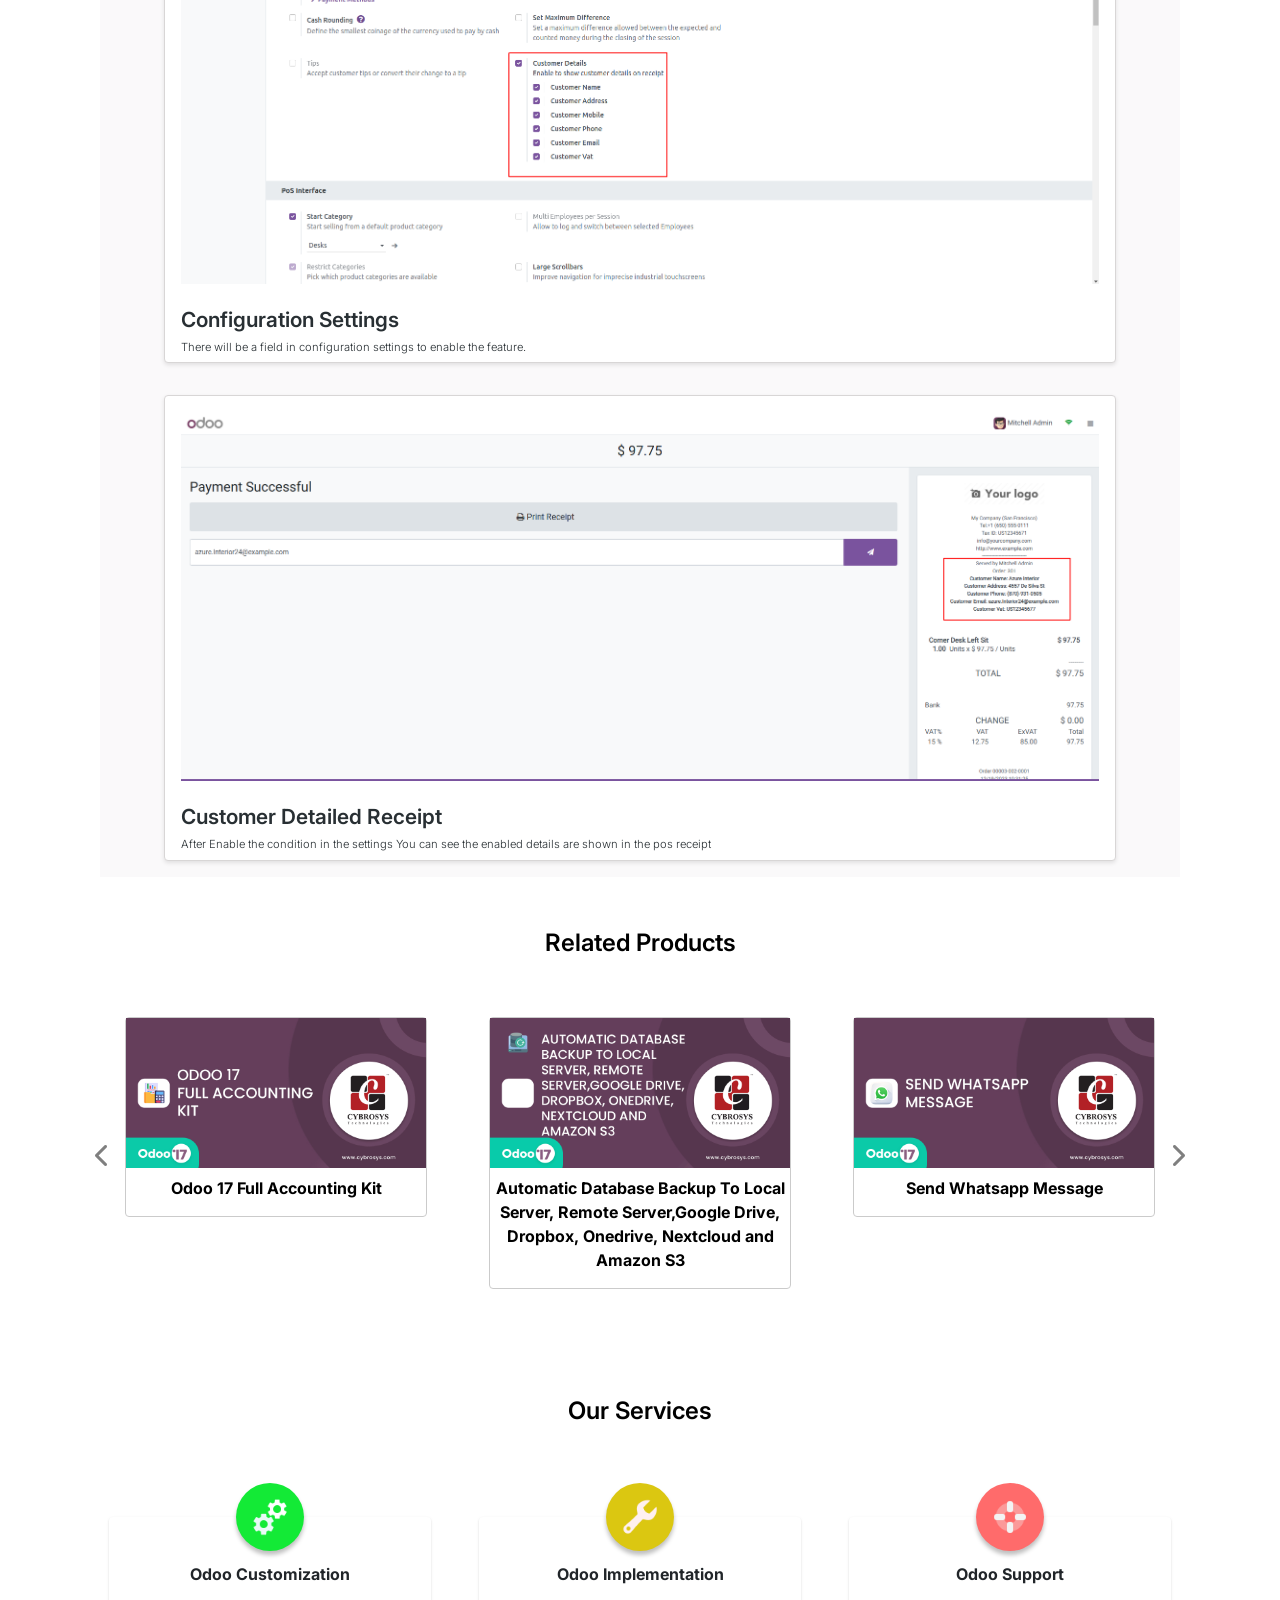
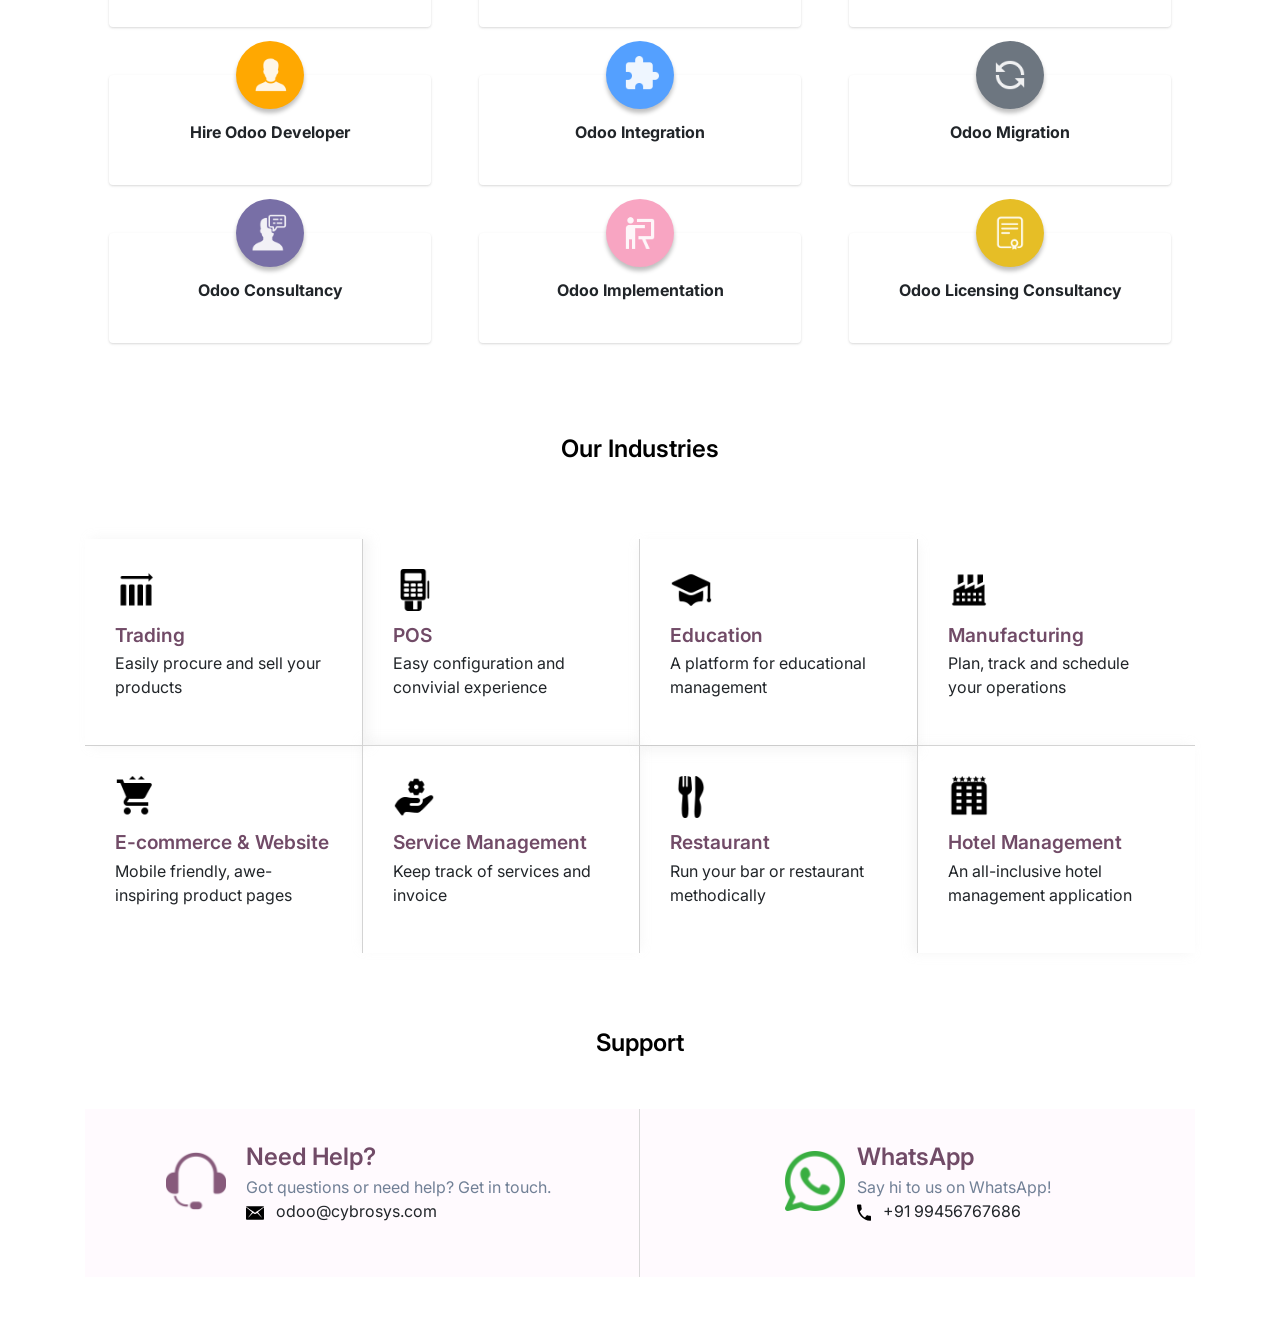
<file: pos_receipt_extend/static/description/index.html>
<!DOCTYPE html>
<html lang="en">

<head>
    <meta charset="UTF-8">
    <meta name="viewport" content="width=device-width, initial-scale=1.0">
    <title>Odoo App 3 Index</title>
    <!-- Bootstrap CSS -->
    <link rel="stylesheet" href="https://cdn.jsdelivr.net/npm/bootstrap@4.0.0/dist/css/bootstrap.min.css"
        integrity="sha384-Gn5384xqQ1aoWXA+058RXPxPg6fy4IWvTNh0E263XmFcJlSAwiGgFAW/dAiS6JXm" crossorigin="anonymous">
    <link rel="stylesheet" href="https://cdnjs.cloudflare.com/ajax/libs/font-awesome/6.2.1/css/all.min.css">
    <link rel="preconnect" href="https://fonts.googleapis.com">
    <link rel="preconnect" href="https://fonts.gstatic.com" crossorigin>
    <link href="https://fonts.googleapis.com/css2?family=Inter:wght@400;500;600;700;800&display=swap" rel="stylesheet">
</head>
<body>
    <section>
        <div class="container" style="font-family: 'Inter', sans-serif !important;background-color: #fff !important;">
            <div class="row">
                <div class="col-sm-12 col-md-12 col-lg-12 d-flex justify-content-between flex-wrap align-items-sm-center"
                    style="border-bottom:1px solid rgba(0, 0, 0, 0.22)">
                    <div class="my-3">
                        <img src="assets/misc/Cybrosys R.png" style="width:auto !important; height:40px !important">
                    </div>
                    <div class="my-3 d-flex align-items-center">
                        <div class="text-center"
                            style="background-color:#017E84 !important;font-size: 0.8rem !important; color:#fff !important; font-weight:500 !important; padding:4px !important; margin:0 3px !important; border-radius:50px !important; min-width: 120px !important;">
                            Community
                        </div>
                    </div>
                </div>
            </div>
            <div class="row">
                <div class="col-sm-12 col-md-12 col-lg-12 text-center d-flex align-items-center flex-column"
                    style="margin: 80px 0px !important;">
                    <h1 style="font-size: 2.8rem;font-weight: 700; color: 
                    #1A202C;">
                        Advanced Pos Receipt</h1>
                    <p class="my-3 mb-4"
                        style="max-width: 80%; font-weight: 400 !important; line-height: 32px; color: #718096;">
                        Advanced POS Receipt with Customer Details.
                    </p>
                    <div style="width: 80%; margin-top: 3rem;">
                        <img src="assets/screenshots/hero.gif" class="img-responsive" width="100%" height="auto">
                    </div>
                </div>
            </div>
            <div class="container mt-5 mb-5">
                <div class="col-lg-12 d-flex flex-column justify-content-center align-items-center mt-4">
                    <p class="m-0" style="font-weight: 600; font-size: 24px; color:#714b67 !important">Key Highlights
                    </p>
                </div>
                <div class="row py-4">
                    <div class="col-md-6 col-sm-12 p-3">
                        <div class="d-flex   h-100" style="padding: 30px;border-radius: 12px;
                                    background: #FFF;
                                    box-shadow: 1px 2px 3px 0px rgba(0, 0, 0, 0.25); ">
                            <div style="width: 36px; height: 36px; border-radius: 50%; background: #714B67;
                                    display: flex; justify-content: center; align-items: center;
                                    margin-right: 10px; flex-shrink: 0;">
                                <i class="fa-solid fa-star  "
                                   style="color: #fff;font-size:14px;"></i>
                            </div>
                            <div>
                                <p style="color: #1A202C;font-weight: 600; 
                                      font-size: 1.2rem; margin-bottom: 2px;">
                                    Odoo 17 Community Edition
                                    Support.</p>
                                <p class="m-0" style="color:#718096">Advanced POS Receipt in Odoo 17 Community Edition.
                                </p>
                            </div>
                        </div>
                    </div>
                    <div class="col-md-6 col-sm-12 p-3">
                        <div class="d-flex   h-100" style="padding: 30px;border-radius: 12px;
                                    background: #FFF;
                                    box-shadow: 1px 2px 3px 0px rgba(0, 0, 0, 0.25); ">
                            <div style="width: 36px; height: 36px; border-radius: 50%; background: #714B67;
                                    display: flex; justify-content: center; align-items: center;
                                    margin-right: 10px; flex-shrink: 0;">
                                <i class="fa-solid fa-star  "
                                   style="color: #fff;font-size:14px;"></i>
                            </div>
                            <div>
                                <p style="color: #1A202C;font-weight: 600;
                                      font-size: 1.2rem; margin-bottom: 2px;">
                                    POS receipt extended.</p>
                                <p class="m-0" style="color:#718096">POS receipt with customer information
                                </p>
                            </div>
                        </div>
                    </div>
                    <div class="col-md-6 col-sm-12 p-3">
                        <div class="d-flex   h-100" style="padding: 30px;border-radius: 12px;
                                    background: #FFF;
                                    box-shadow: 1px 2px 3px 0px rgba(0, 0, 0, 0.25); ">
                            <div style="width: 36px; height: 36px; border-radius: 50%; background: #714B67;
                                    display: flex; justify-content: center; align-items: center;
                                    margin-right: 10px; flex-shrink: 0;">
                                <i class="fa-solid fa-star  "
                                   style="color: #fff;font-size:14px;"></i>
                            </div>
                            <div>
                                <p style="color: #1A202C;font-weight: 600;
                                      font-size: 1.2rem; margin-bottom: 2px;">
                                    Easy to Handle POS Receipt.</p>
                            </div>
                        </div>
                    </div>
                </div>
            </div>
            <div class="container rounded" >
                <ul class="nav nav-tabs d-flex" style="width: fit-content;margin: 0 auto;gap: 1rem;">
                    <li class="col text-center py-2 text-nowrap "
                        style="color: #fff; background-color: #714B67;border-radius: 6px 6px 0px 0px;"><a
                            class="active show" data-toggle="tab" href="#tab1"
                            style="color: #fff;font-weight: 500; background-color: #714B67; text-decoration: none;">
                            <i class="fa-regular fa-image  pr-2" style="color: #fff;"></i>
                            Screenshots</a></li>
                    <li class="col text-center py-2 text-nowrap "
                        style="color: #fff; background-color: #714B67;border-radius: 6px 6px 0px 0px;"><a
                            data-toggle="tab" href="#tab2"
                            style="color: #fff;font-weight: 500;  text-decoration: none;"><i
                                class="fa-solid fa-star  pr-2" style="color: #fff;"></i>Features</a></li>
                    <li class="col text-center py-2 text-nowrap "
                        style="color: #fff; background-color: #714B67;border-radius: 6px 6px 0px 0px;"><a
                            data-toggle="tab" href="#tab3"
                            style="color: #fff;font-weight: 500; text-decoration: none; background-color: #714B67;"><i
                                class="fa-solid fa-book-open  pr-2" style="color: #fff;"></i>Released Notes</a></li>
                </ul>
                <div class="tab-content" style="background-color: rgba(121, 113, 119, 0.04);">
                    <div id="tab1" class="tab-pane fade in active show">
                        <div class="col-lg-12 py-2" style="padding: 1rem 4rem !important;">
                            <div
                                style="border: 1px solid #d8d6d6; border-radius: 4px; background: #fff; box-shadow: 0 2px 4px rgba(0, 0, 0, 0.1);">
                                <div class="row justify-content-center p-3 w-100 m-0">
                                    <img src="assets/screenshots/ss1.png" class="img-responsive" width="100%" height="auto">
                                </div>
                                <div class="px-3">
                                    <h4 class="mt-2"
                                        style=" font-weight:600 !important; color:#282F33 !important; font-size:1.3rem !important">
                                        Configuration Settings</h4>
                                     <h6 class="mt-2"
                                        style=" font-weight:300 !important; color:#282F33 !important; font-size:0.7rem !important">
                                         There will be a field in configuration settings to enable the feature.
                                    </h6>
                                </div>
                            </div>
                        </div>
                        <div class="col-lg-12 py-2" style="padding: 1rem 4rem !important;">
                            <div
                                style="border: 1px solid #d8d6d6; border-radius: 4px; background: #fff; box-shadow: 0 2px 4px rgba(0, 0, 0, 0.1);">
                                <div class="row justify-content-center p-3 w-100 m-0">
                                    <img src="assets/screenshots/ss2.png" class="img-responsive" width="100%" height="auto">
                                </div>
                                <div class="px-3">
                                    <h4 class="mt-2"
                                        style=" font-weight:600 !important; color:#282F33 !important; font-size:1.3rem !important">
                                        Customer Detailed Receipt</h4>
                                    <h6 class="mt-2"
                                        style=" font-weight:300 !important; color:#282F33 !important; font-size:0.7rem !important">
                                        After Enable the condition in the settings You can see the enabled details are shown in the pos receipt</h6>
                                </div>
                            </div>
                        </div>
                    </div>
                    <div id="tab2" class="tab-pane fade">
                        <div class="col-mg-12" style="padding: 1rem 4rem;">
                            <ul style="list-style: none; padding: 1rem 0;font-weight: 500;">
                                <li class="py-3"
                                    style="font-weight: 500;background-color: #fff; border-radius: 4px; padding: 1rem; margin-bottom: 1rem; box-shadow: 0 2px 4px rgba(0, 0, 0, 0.1);">
                                    <span style="margin-right: 12px;"><img src="assets/misc/star (1) 2.svg" alt=""
                                            width="16px"></span>POS receipt with customer information
                                </li>
                                <li class="py-3"
                                    style="font-weight: 500;background-color: #fff; border-radius: 4px; padding: 1rem; margin-bottom: 1rem; box-shadow: 0 2px 4px rgba(0, 0, 0, 0.1);">
                                    <span style="margin-right: 12px;"><img src="assets/misc/star (1) 2.svg" alt=""
                                            width="16px"></span>Easy to handle POS receipt
                                </li>
                                <li class="py-3"
                                    style="font-weight: 500;background-color: #fff; border-radius: 4px; padding: 1rem; margin-bottom: 1rem; box-shadow: 0 2px 4px rgba(0, 0, 0, 0.1);">
                                    <span style="margin-right: 12px;"><img src="assets/misc/star (1) 2.svg" alt=""
                                            width="16px"></span>Available in Odoo 17.0 Community.
                                </li>

                            </ul>
                        </div>
                    </div>
                    <div id="tab3" class="tab-pane fade">
                        <div class="col-mg-12 active" style="padding: 1rem 4rem;">
                            <div class="py-3"
                                style="font-weight: 500;background-color: #fff; border-radius: 4px; padding: 1rem; box-shadow: 0 2px 4px rgba(0, 0, 0, 0.1);">
                                <div class="d-flex mb-3" style="font-size: 0.8rem; font-weight: 500;"><span>Version
                                        17.0.1.0.0</span><span class="px-2">|</span><span
                                        style="color: #714B67;font-weight: 600;">Released on:10 Dec 2024</span>
                                </div>
                                <p class="m-0"
                                    style=" color:#718096!important; font-size:1rem !important;line-height: 28px;">
                                    Odoo 17 Advanced Pos Receipt.</p>
                            </div>
                        </div>
                    </div>
                </div>
            </div>
            <div class="container mt-5">
                <div class="col-lg-12 d-flex flex-column justify-content-center align-items-center mt-5">
                    <p class="m-0" style="font-weight: 600; font-size: 24px; color:#000 !important">Related Products</p>
                </div>
            </div>
            <div id="myCarousel" class="carousel slide py-3" data-ride="carousel">
            <div class="carousel-inner">
                <div class="carousel-item active">
                    <div class="row p-4">
                        <div class="col">
                            <div class="p-3">
                                <a href="https://apps.odoo.com/apps/modules/17.0/base_accounting_kit/"
                                   style="color: #000; text-decoration: none;">
                                    <div style="border:1px solid #CBCBCB !important;border-radius: 4px;">
                                        <div style="width: 300px; ">
                                            <img src="assets/modules/1.jpg"
                                                 alt="" width="100%"
                                                 height="auto">

                                        </div>
                                        <p class="text-center pt-2 text-black font-weight-bold">
                                            Odoo 17 Full Accounting Kit</p>
                                    </div>
                                </a>
                            </div>
                        </div>
                        <div class="col">
                            <div class="p-3">
                                <a href="https://apps.odoo.com/apps/modules/17.0/auto_database_backup/"
                                   style="color: #000; text-decoration: none;">
                                    <div style="border:1px solid #CBCBCB !important;border-radius: 4px;">
                                        <div style="width: 300px; ">
                                            <img src="assets/modules/2.gif"
                                                 alt="" width="100%"
                                                 height="auto">
                                        </div>
                                        <p class="text-center pt-2 text-black font-weight-bold">
                                            Automatic Database Backup To Local Server, Remote Server,Google Drive, Dropbox, Onedrive, Nextcloud and Amazon S3</p>
                                    </div>
                                </a>
                            </div>
                        </div>
                        <div class="col">
                            <div class="p-3">
                                <a href="https://apps.odoo.com/apps/modules/17.0/whatsapp_redirect/"
                                   style="color: #000; text-decoration: none;">
                                    <div style="border:1px solid #CBCBCB !important;border-radius: 4px;">
                                        <div style="width: 300px; ">
                                            <img src="assets/modules/3.jpg"
                                                 alt="" width="100%"
                                                 height="auto">
                                        </div>
                                        <p class="text-center pt-2 text-black font-weight-bold">
                                            Send Whatsapp Message</p>
                                    </div>
                                </a>
                            </div>
                        </div>
                    </div>
                </div>
                <div class="carousel-item">
                    <div class="row p-4">
                        <div class="col">
                            <div class="p-3">
                                <a href="https://apps.odoo.com/apps/modules/17.0/base_account_budget/"
                                   style="color: #000; text-decoration: none;">
                                    <div style="border:1px solid #CBCBCB !important;border-radius: 4px;">
                                        <div style="width: 300px; ">
                                            <img src="assets/modules/4.jpg"
                                                 alt="" width="100%"
                                                 height="auto">
                                        </div>
                                        <p class="text-center pt-2 text-black font-weight-bold">
                                            Budget Management</p>
                                    </div>
                                </a>
                            </div>
                        </div>
                        <div class="col">
                            <div class="p-3">
                                <a href="https://apps.odoo.com/apps/modules/17.0/login_user_detail/"
                                   style="color: #000; text-decoration: none;">
                                    <div style="border:1px solid #CBCBCB !important;border-radius: 4px;">
                                        <div style="width: 300px;">
                                            <img src="assets/modules/5.png"
                                                 alt="" width="100%"
                                                 height="auto">
                                        </div>
                                        <p class="text-center pt-2 text-black font-weight-bold">
                                            User Log Details</p>
                                    </div>
                                </a>
                            </div>
                        </div>
                        <div class="col">
                            <div class="p-3">
                                <a href="https://apps.odoo.com/apps/modules/17.0/hr_payroll_account_community/"
                                   style="color: #000; text-decoration: none;">
                                    <div style="border:1px solid #CBCBCB !important;border-radius: 4px;">
                                        <div style="width: 300px;">
                                            <img src="assets/modules/6.jpg"
                                                 alt="" width="100%"
                                                 height="auto">
                                        </div>
                                        <p class="text-center pt-2 text-black font-weight-bold">
                                            Odoo17 Payroll Accounting</p>
                                    </div>
                                </a>
                            </div>
                        </div>
                    </div>
                </div>
            </div>
                <a class="carousel-control-prev" href="#myCarousel" data-slide="prev" style="width: 35px; color: #000;">
                    <span class="carousel-control-prev-icon">
                        <i class="fa fa-chevron-left" style="font-size: 24px;"></i>
                    </span>
                </a>
                <a class="carousel-control-next" href="#myCarousel" data-slide="next" style="width: 35px; color: #000;">
                    <span class="carousel-control-next-icon">
                        <i class="fa fa-chevron-right" style="font-size: 24px;"></i>
                    </span>
                </a>
            </div>
            <div class="container mt-5">
                <div class="col-lg-12 d-flex flex-column justify-content-center align-items-center mt-4">
                    <p class="m-0" style="font-weight: 600; font-size: 24px; color:#000 !important">Our Services</p>

                </div>
            </div>
            <div class="container my-5">
                <div class="row py-3">
                    <div class="col-md-4 col-sm-6 px-4 py-4">
                        <div
                            style="background-color: #fff; padding: 25px; text-align: center;  box-shadow: rgba(0, 0, 0, 0.1) 0px 1px 3px 0px, rgba(0, 0, 0, 0.06) 0px 1px 2px 0px; position: relative;border-radius: 4px;">
                            <div style="position: absolute; top: 0%; left: 50%; transform: translate(-50%, -50%);">
                                <div style="background-color:#13EA36 ; border-radius: 50%; padding: 15px;    width: 68px;
                                    height: 68px; display: inline-block; box-shadow:0px 4px 4px rgba(0, 0, 0, 0.25);">
                                    <img src="assets/icons/cogs.png" alt="service-icon" width="38px" height="auto">
                                </div>
                            </div>
                            <p style="margin-top: 20px; font-weight: bold;">Odoo Customization</p>
                        </div>
                    </div>
                    <div class="col-md-4 col-sm-6 px-4 py-4">
                        <div
                            style="background-color: #fff; padding: 25px; text-align: center; box-shadow: rgba(0, 0, 0, 0.1) 0px 1px 3px 0px, rgba(0, 0, 0, 0.06) 0px 1px 2px 0px; position: relative;border-radius: 4px;">
                            <div style="position: absolute; top: 0%; left: 50%; transform: translate(-50%, -50%);">
                                <div style="background-color:#DBC711; border-radius: 50%; padding: 15px;    width: 68px;
                                    height: 68px; display: inline-block; box-shadow:0px 4px 4px rgba(0, 0, 0, 0.25);">
                                    <img src="assets/icons/wrench.png" alt="service-icon" width="38px" height="auto">
                                </div>
                            </div>
                            <p style="margin-top: 20px; font-weight: bold;">Odoo Implementation</p>
                        </div>
                    </div>
                    <div class="col-md-4 col-sm-6 px-4 py-4">
                        <div
                            style="background-color: #fff; padding: 25px; text-align: center;  box-shadow: rgba(0, 0, 0, 0.1) 0px 1px 3px 0px, rgba(0, 0, 0, 0.06) 0px 1px 2px 0px; position: relative; border-radius: 4px;">
                            <div style="position: absolute; top: 0%; left: 50%; transform: translate(-50%, -50%);">
                                <div style="background-color:#FF6B6B ; border-radius: 50%; padding: 15px;    width: 68px;
                                    height: 68px; display: inline-block; box-shadow:0px 4px 4px rgba(0, 0, 0, 0.25);">
                                    <img src="assets/icons/lifebuoy.png" alt="service-icon" width="38px" height="auto">
                                </div>
                            </div>
                            <p style="margin-top: 20px; font-weight: bold;">Odoo Support</p>
                        </div>
                    </div>
                    <div class="col-md-4 col-sm-6 px-4 py-4">
                        <div
                            style="background-color: #fff; padding: 25px; text-align: center; box-shadow: rgba(0, 0, 0, 0.1) 0px 1px 3px 0px, rgba(0, 0, 0, 0.06) 0px 1px 2px 0px; position: relative; border-radius: 4px;">
                            <div style="position: absolute; top: 0%; left: 50%; transform: translate(-50%, -50%);">
                                <div style="background-color:#FFA801 ; border-radius: 50%; padding: 15px;    width: 68px;
                                    height: 68px; display: inline-block; box-shadow:0px 4px 4px rgba(0, 0, 0, 0.25);">
                                    <img src="assets/icons/user.png" alt="service-icon" width="38px" height="auto">
                                </div>
                            </div>
                            <p style="margin-top: 20px; font-weight: bold;">Hire Odoo Developer</p>
                        </div>
                    </div>
                    <div class="col-md-4 col-sm-6 px-4 py-4">
                        <div
                            style="background-color: #fff; padding: 25px; text-align: center;  box-shadow: rgba(0, 0, 0, 0.1) 0px 1px 3px 0px, rgba(0, 0, 0, 0.06) 0px 1px 2px 0px; position: relative; border-radius: 4px;">

                            <div style="position: absolute; top: 0%; left: 50%; transform: translate(-50%, -50%);">
                                <div style="background-color:#54A0FF; border-radius: 50%; padding: 15px;    width: 68px;
                                    height: 68px; display: inline-block; box-shadow:0px 4px 4px rgba(0, 0, 0, 0.25);">
                                    <img src="assets/icons/puzzle.png" alt="service-icon" width="38px" height="auto">
                                </div>
                            </div>
                            <p style="margin-top: 20px; font-weight: bold;">Odoo Integration</p>
                        </div>
                    </div>
                    <div class="col-md-4 col-sm-6 px-4 py-4">
                        <div
                            style="background-color: #fff; padding: 25px; text-align: center;  box-shadow: rgba(0, 0, 0, 0.1) 0px 1px 3px 0px, rgba(0, 0, 0, 0.06) 0px 1px 2px 0px; position: relative;border-radius: 4px;">
                            <div style="position: absolute; top: 0%; left: 50%; transform: translate(-50%, -50%);">
                                <div style="background-color:#6D7680 ; border-radius: 50%; padding: 15px;    width: 68px;
                                    height: 68px; display: inline-block; box-shadow:0px 4px 4px rgba(0, 0, 0, 0.25);">
                                    <img src="assets/icons/update.png" alt="service-icon" width="38px" height="auto">
                                </div>
                            </div>
                            <p style="margin-top: 20px; font-weight: bold;">Odoo Migration</p>
                        </div>
                    </div>
                    <div class="col-md-4 col-sm-6 px-4 py-4">
                        <div
                            style="background-color: #fff; padding: 25px; text-align: center;  box-shadow: rgba(0, 0, 0, 0.1) 0px 1px 3px 0px, rgba(0, 0, 0, 0.06) 0px 1px 2px 0px; position: relative;border-radius: 4px;">
                            <div style="position: absolute; top: 0%; left: 50%; transform: translate(-50%, -50%);">
                                <div style="background-color:#786FA6 ; border-radius: 50%; padding: 15px;    width: 68px;
                                    height: 68px; display: inline-block; box-shadow:0px 4px 4px rgba(0, 0, 0, 0.25);">
                                    <img src="assets/icons/consultation.png" alt="service-icon" width="38px" height="auto">
                                </div>
                            </div>
                            <p style="margin-top: 20px; font-weight: bold;">Odoo Consultancy</p>
                        </div>
                    </div>
                    <div class="col-md-4 col-sm-6 px-4 py-4">
                        <div
                            style="background-color: #fff; padding: 25px; text-align: center; box-shadow: rgba(0, 0, 0, 0.1) 0px 1px 3px 0px, rgba(0, 0, 0, 0.06) 0px 1px 2px 0px;position: relative;border-radius: 4px;">
                            <div style="position: absolute; top: 0%; left: 50%; transform: translate(-50%, -50%);">
                                <div style="background-color:#F8A5C2 ; border-radius: 50%; padding: 15px;    width: 68px;
                                    height: 68px; display: inline-block; box-shadow:0px 4px 4px rgba(0, 0, 0, 0.25);">
                                    <img src="assets/icons/training.png" alt="service-icon" width="38px" height="auto">
                                </div>
                            </div>
                            <p style="margin-top: 20px; font-weight: bold;">Odoo Implementation</p>
                        </div>
                    </div>
                    <div class="col-md-4 col-sm-6 px-4 py-4">
                        <div
                            style="background-color: #fff; padding: 25px; text-align: center;  box-shadow: rgba(0, 0, 0, 0.1) 0px 1px 3px 0px, rgba(0, 0, 0, 0.06) 0px 1px 2px 0px; position: relative;border-radius: 4px;">
                            <div style="position: absolute; top: 0%; left: 50%; transform: translate(-50%, -50%);">
                                <div style="background-color:#E6BE26; border-radius: 50%; padding: 15px;    width: 68px;
                                    height: 68px; display: inline-block; box-shadow:0px 4px 4px rgba(0, 0, 0, 0.25);">
                                    <img src="assets/icons/license.png" alt="service-icon" width="38px" height="auto">
                                </div>
                            </div>
                            <p style="margin-top: 20px; font-weight: bold;">Odoo Licensing Consultancy</p>
                        </div>
                    </div>
                </div>
            </div>
            <div class="container mt-5">
                <div class="col-lg-12 d-flex flex-column justify-content-center align-items-center mt-4">
                    <p class="m-0" style="font-weight: 600; font-size: 24px; color:#000 !important">Our Industries</p>

                </div>
            </div>
            <div class="container">
                <div class="row my-5 py-4">
                    <div class="col-md-3 col-sm-6 p-0">
                        <div class="d-flex flex-column h-100 "
                            style="border-right: 1px solid rgb(209, 209, 209); border-bottom: 1px solid  rgb(209, 209, 209); padding: 30px; box-shadow: 6px 0 10px rgba(228, 227, 227, 0.373);">
                            <img src="assets/icons/trading-black.png" width="42px" height="auto" alt="">
                            <p style="color: #714B67;font-weight: 600; margin-top: 10px;
                           font-size: 1.2rem; margin-bottom: 2px;">Trading</p>
                            <p>Easily procure and sell your products</p>
                        </div>
                    </div>
                    <div class="col-md-3 col-sm-6  p-0">
                        <div class="d-flex flex-column h-100"
                            style="border-right: 1px solid rgb(209, 209, 209);border-bottom: 1px solid  rgb(209, 209, 209); padding: 30px;">
                            <img src="assets/icons/pos-black.png" width="42px" height="auto" alt="">
                            <p style="color: #714B67;font-weight: 600; margin-top: 10px;
                            font-size: 1.2rem; margin-bottom: 2px;">POS</p>
                            <p>Easy configuration and convivial experience</p>
                        </div>
                    </div>
                    <div class="col-md-3 col-sm-6  p-0">
                        <div class="d-flex flex-column h-100"
                            style="border-right: 1px solid  rgb(209, 209, 209);border-bottom: 1px solid   rgba(0, 0, 0, 0.2); padding: 30px; box-shadow: 0 5px 10px  rgba(228, 227, 227, 0.373)">
                            <img src="assets/icons/education-black.png" width="42px" height="auto" alt="">
                            <p style="color: #714B67;font-weight: 600; margin-top: 10px;
                            font-size: 1.2rem; margin-bottom: 2px;">Education</p>
                            <p>A platform for educational management</p>
                        </div>
                    </div>
                    <div class="col-md-3 col-sm-6  p-0">
                        <div class="d-flex flex-column h-100"
                            style="border-bottom: 1px solid  rgb(209, 209, 209); padding: 30px; ">
                            <img src="assets/icons/manufacturing-black.png" width="42px" height="auto" alt="">
                            <p style="color: #714B67;font-weight: 600; margin-top: 10px;
                            font-size: 1.2rem; margin-bottom: 2px;">Manufacturing</p>
                            <p>Plan, track and schedule your operations</p>
                        </div>
                    </div>
                    <div class="col-md-3 col-sm-6 p-0">
                        <div class="d-flex flex-column h-100"
                            style="border-right: 1px solid  rgb(209, 209, 209); padding: 30px;">
                            <img src="assets/icons/ecom-black.png" width="42px" height="auto" alt="">
                            <p style="color: #714B67;font-weight: 600; margin-top: 10px;
                            font-size: 1.2rem; margin-bottom: 2px;">E-commerce & Website</p>
                            <p>Mobile friendly, awe-inspiring product pages</p>
                        </div>
                    </div>
                    <div class="col-md-3 col-sm-6   p-0">
                        <div class="d-flex flex-column h-100"
                            style="border-right: 1px solid  rgb(209, 209, 209); padding: 30px;box-shadow: 0 -5px 10px  rgba(228, 227, 227, 0.373);">
                            <img src="assets/icons/service-black.png" width="42px" height="auto" alt="">
                            <p style="color: #714B67;font-weight: 600; margin-top: 10px;
                            font-size: 1.2rem; margin-bottom: 2px;">Service Management</p>
                            <p>Keep track of services and invoice</p>
                        </div>
                    </div>
                    <div class="col-md-3 col-sm-6    p-0">
                        <div class="d-flex flex-column h-100"
                            style="border-right: 1px solid  rgb(209, 209, 209); padding: 30px; ">
                            <img src="assets/icons/restaurant-black.png" width="42px" height="auto" alt="">
                            <p style="color: #714B67;font-weight: 600; margin-top: 10px;
                            font-size: 1.2rem; margin-bottom: 2px;">Restaurant</p>
                            <p>Run your bar or restaurant methodically</p>
                        </div>
                    </div>
                    <div class="col-md-3 col-sm-6   p-0">
                        <div class="d-flex flex-column h-100"
                            style=" padding: 30px;box-shadow: -5px 0 10px  rgba(228, 227, 227, 0.373);">
                            <img src="assets/icons/hotel-black.png" width="42px" height="auto" alt="">
                            <p style="color: #714B67;font-weight: 600; margin-top: 10px;
                            font-size: 1.2rem; margin-bottom: 2px;">Hotel Management</p>
                            <p>An all-inclusive hotel management application</p>
                        </div>
                    </div>
                </div>
            </div>
            <div class="container mt-5">
                <div class="col-lg-12 d-flex flex-column justify-content-center align-items-center mt-5">
                    <p class="m-0" style="font-weight: 600; font-size: 24px; color:#000 !important">Support</p>
                </div>
            </div>
            <div class="container my-5">
                <div class="row" style="background-color: #FFFAFE;">
                    <div class="col-md-6 pb-4  d-flex align-items-center justify-content-center"
                        style="border-right: 1px solid #D9D9D9;">
                        <div style="padding: 30px;">
                            <div class="d-flex align-items-center">
                                <img src="assets/misc/support (1) 1.svg" alt="" width="60px" style="margin-right: 12px;">
                                <div style="padding: 0px 8px;">
                                    <span
                                        style="color: #714B67;font-size: 24px;font-weight: 600;padding-bottom: 1rem;">Need
                                        Help?</span>
                                    <p class="m-0" style="color:#718096;">Got questions or need help? Get in touch.</p>
                                    <div style="font-weight: 400;"><span><img src="assets/misc/support-email.svg" alt=""
                                                width="18px"
                                                style="filter: invert(1);margin-right: 0.8rem;"></span>odoo@cybrosys.com
                                    </div>
                                </div>
                            </div>
                        </div>
                    </div>
                    <div class="col-md-6 pb-4 d-flex align-items-center justify-content-center">
                        <div style="padding: 30px;">
                            <div class="d-flex align-items-center">
                                <img src="assets/misc/whatsapp 1.svg" alt="" width="60px" style="margin-right: 12px;">
                                <div>
                                    <span style="color: #714B67;font-size: 24px;font-weight: 600;">WhatsApp</span>
                                    <p class="m-0" style="color:#718096;">Say hi to us on WhatsApp!</p>
                                    <div style="font-weight: 400; font-size: 16px;"><span><img src="assets/misc/phone.svg"
                                                alt="" width="14px"
                                                style="filter: invert(1); margin-right: 0.8rem;"></span>+91
                                        99456767686</div>
                                </div>
                            </div>
                        </div>
                    </div>
                </div>
            </div>
        </div>
    </section>
    <!-- Optional JavaScript -->
    <!-- jQuery first, then Popper.js, then Bootstrap JS -->
    <script src="https://ajax.googleapis.com/ajax/libs/jquery/3.5.1/jquery.min.js"></script>
    <script src="https://maxcdn.bootstrapcdn.com/bootstrap/4.5.2/js/bootstrap.min.js"></script>
</body>
</html>
</file>
